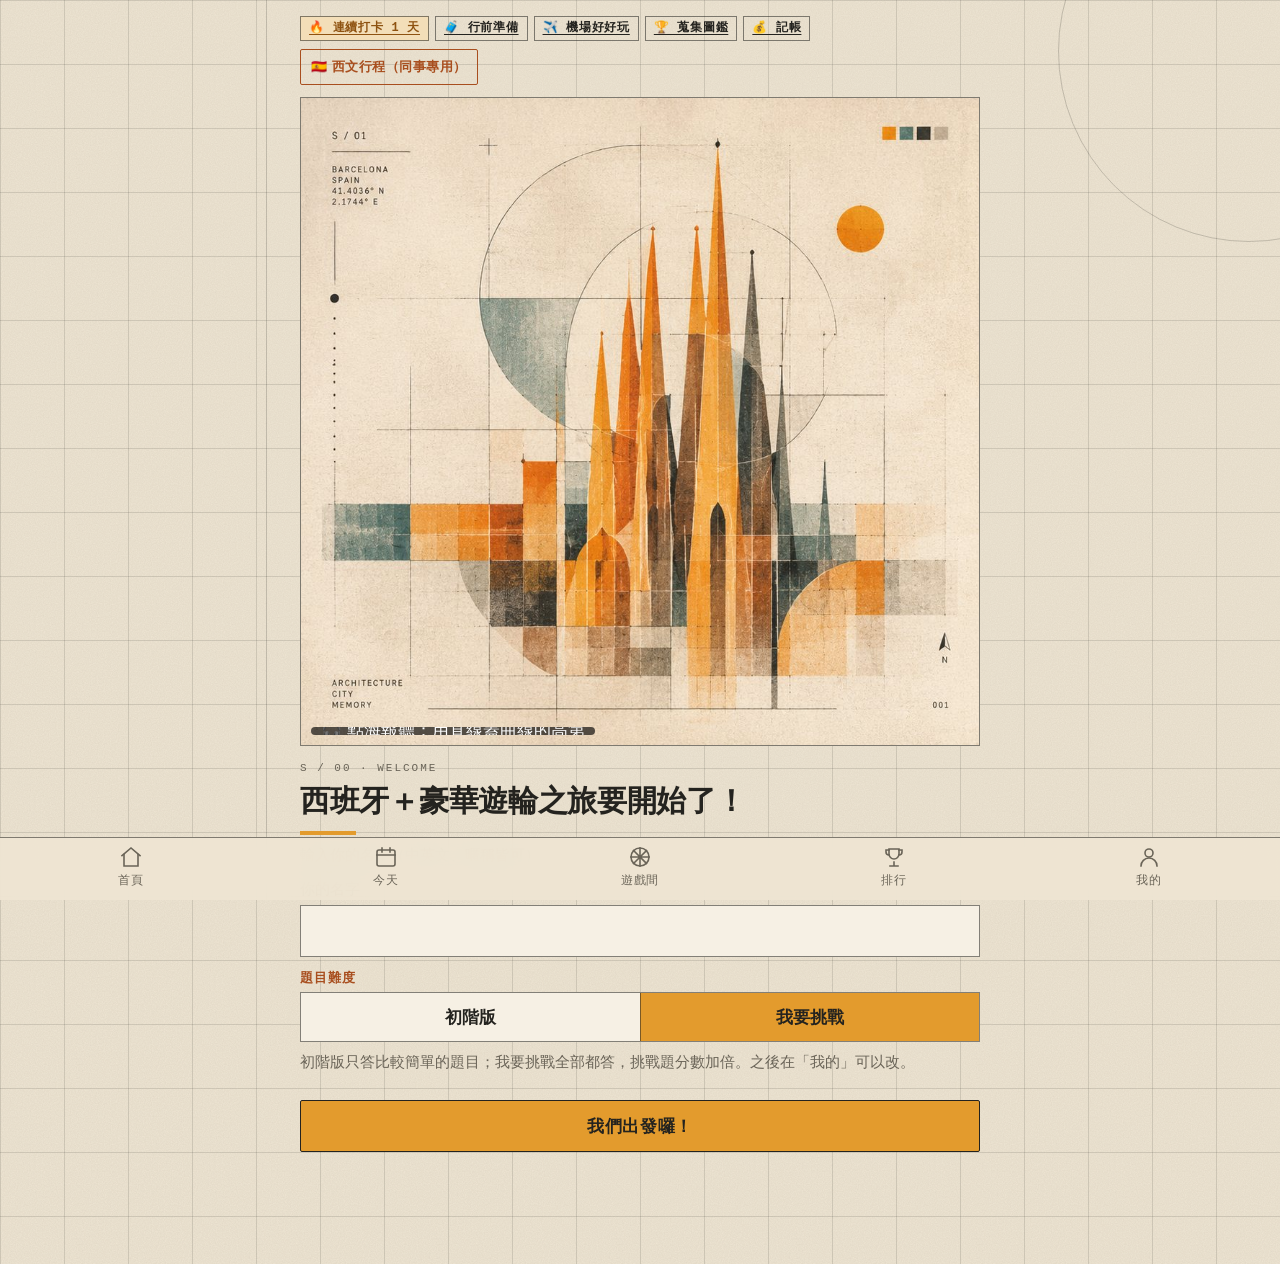
<file: docs/index.html>
﻿<!doctype html>
<html lang="zh-Hant">
<head>
<meta charset="utf-8">
<meta name="viewport" content="width=device-width, initial-scale=1, viewport-fit=cover">
<title>家族任務遊戲</title>
<meta name="description" content="西班牙＋地中海家族旅行任務遊戲">
<meta name="theme-color" content="#EEE5D3" media="(prefers-color-scheme: light)">
<meta name="theme-color" content="#1D1B18" media="(prefers-color-scheme: dark)">
<meta name="apple-mobile-web-app-capable" content="yes">
<meta name="apple-mobile-web-app-title" content="家族任務">
<meta name="apple-mobile-web-app-status-bar-style" content="default">
<link rel="manifest" href="manifest.webmanifest">
<link rel="icon" href="icon-192.png">
<link rel="apple-touch-icon" href="icon-192.png">
<link rel="stylesheet" href="app.css?v=2.18">
</head>
<body>
<div id="app" aria-live="polite"></div>
<nav id="tabbar" aria-label="主選單" hidden>
  <a href="#/" data-tab="home"><svg viewBox="0 0 24 24" aria-hidden="true"><path d="M3 10.5 12 3l9 7.5"/><path d="M5 9.5V21h14V9.5"/></svg>首頁</a>
  <a href="#/today" data-tab="today"><svg viewBox="0 0 24 24" aria-hidden="true"><rect x="3" y="5" width="18" height="16" rx="2"/><path d="M3 10h18M8 3v4M16 3v4"/></svg>今天</a>
  <a href="#/tools" data-tab="tools"><svg viewBox="0 0 24 24" aria-hidden="true"><circle cx="12" cy="12" r="9"/><path d="M12 3v18M3 12h18M5.6 5.6l12.8 12.8M18.4 5.6 5.6 18.4"/></svg>遊戲間</a>
  <a href="#/wall" data-tab="wall"><svg viewBox="0 0 24 24" aria-hidden="true"><path d="M8 21h8M12 17v4M7 4h10v5a5 5 0 0 1-10 0z"/><path d="M17 5h3v2a3 3 0 0 1-3 3M7 5H4v2a3 3 0 0 0 3 3"/></svg>排行</a>
  <a href="#/me" data-tab="me"><svg viewBox="0 0 24 24" aria-hidden="true"><circle cx="12" cy="8" r="4"/><path d="M4 21a8 8 0 0 1 16 0"/></svg>我的</a>
</nav>
<div id="toast" role="status" hidden></div>
<script src="pompeii-art.js?v=2.18" defer></script>
<script src="app.js?v=2.18" defer></script>
</body>
</html>
</file>
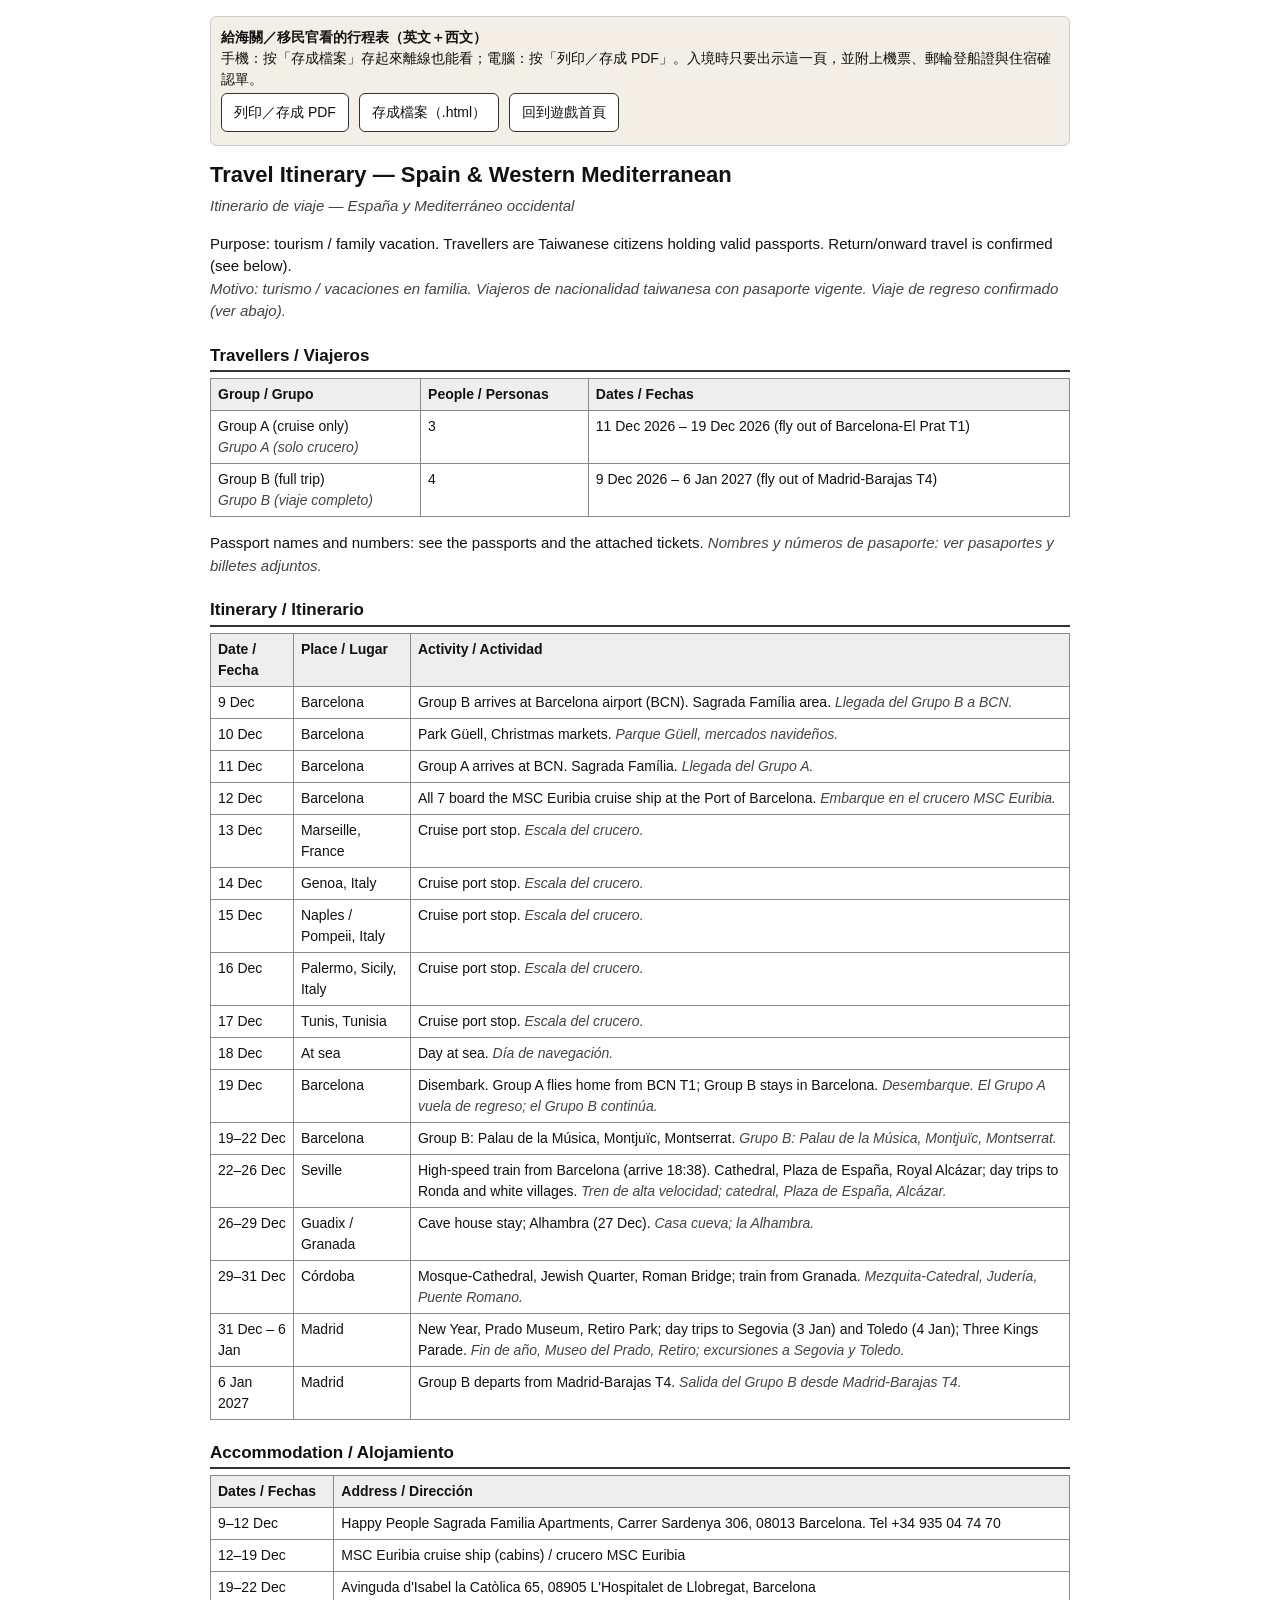
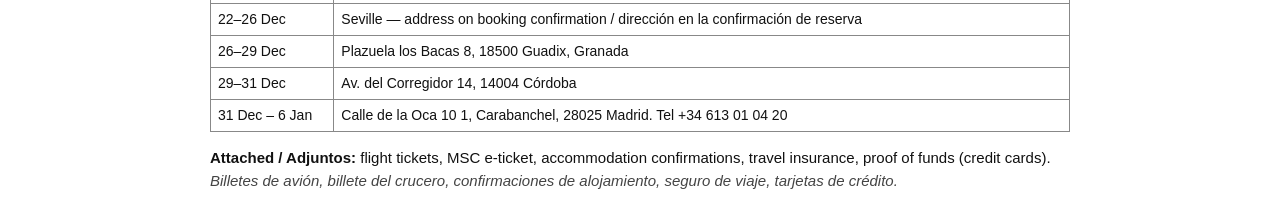
<file: docs/customs.html>
<!doctype html>
<html lang="en">
<head>
<meta charset="utf-8">
<meta name="viewport" content="width=device-width, initial-scale=1">
<title>Travel Itinerary / Itinerario de viaje</title>
<style>
body{margin:0;background:#fff;color:#111;font:15px/1.5 -apple-system,"Segoe UI",Roboto,Arial,sans-serif}
main{max-width:860px;margin:0 auto;padding:16px}
h1{font-size:22px;margin:0 0 4px}h2{font-size:17px;margin:20px 0 6px;border-bottom:2px solid #333;padding-bottom:2px}
.es{color:#444;font-style:italic}
table{width:100%;border-collapse:collapse;margin:6px 0;font-size:14px}
th,td{border:1px solid #888;padding:5px 7px;text-align:left;vertical-align:top}th{background:#eee}
.bar{background:#f3efe6;border:1px solid #ccc;padding:10px;margin-bottom:12px;border-radius:6px;font-size:14px}
button,a.b{font:inherit;padding:8px 12px;margin:3px 6px 3px 0;border:1px solid #333;background:#fff;border-radius:6px;cursor:pointer;color:#111;text-decoration:none;display:inline-block}
@media print{.bar{display:none}main{padding:0}}
</style>
</head>
<body>
<main>
<div class="bar">
<b>給海關／移民官看的行程表（英文＋西文）</b><br>
手機：按「存成檔案」存起來離線也能看；電腦：按「列印／存成 PDF」。入境時只要出示這一頁，並附上機票、郵輪登船證與住宿確認單。<br>
<button onclick="window.print()">列印／存成 PDF</button>
<button id="dl">存成檔案（.html）</button>
<a class="b" href="./">回到遊戲首頁</a>
</div>

<h1>Travel Itinerary — Spain &amp; Western Mediterranean</h1>
<div class="es">Itinerario de viaje — España y Mediterráneo occidental</div>
<p>Purpose: tourism / family vacation. Travellers are Taiwanese citizens holding valid passports. Return/onward travel is confirmed (see below).<br>
<span class="es">Motivo: turismo / vacaciones en familia. Viajeros de nacionalidad taiwanesa con pasaporte vigente. Viaje de regreso confirmado (ver abajo).</span></p>

<h2>Travellers / Viajeros</h2>
<table>
<tr><th>Group / Grupo</th><th>People / Personas</th><th>Dates / Fechas</th></tr>
<tr><td>Group A (cruise only)<br><span class="es">Grupo A (solo crucero)</span></td><td>3</td><td>11 Dec 2026 – 19 Dec 2026 (fly out of Barcelona-El Prat T1)</td></tr>
<tr><td>Group B (full trip)<br><span class="es">Grupo B (viaje completo)</span></td><td>4</td><td>9 Dec 2026 – 6 Jan 2027 (fly out of Madrid-Barajas T4)</td></tr>
</table>
<p>Passport names and numbers: see the passports and the attached tickets. <span class="es">Nombres y números de pasaporte: ver pasaportes y billetes adjuntos.</span></p>

<h2>Itinerary / Itinerario</h2>
<table>
<tr><th>Date / Fecha</th><th>Place / Lugar</th><th>Activity / Actividad</th></tr>
<tr><td>9 Dec</td><td>Barcelona</td><td>Group B arrives at Barcelona airport (BCN). Sagrada Família area. <span class="es">Llegada del Grupo B a BCN.</span></td></tr>
<tr><td>10 Dec</td><td>Barcelona</td><td>Park Güell, Christmas markets. <span class="es">Parque Güell, mercados navideños.</span></td></tr>
<tr><td>11 Dec</td><td>Barcelona</td><td>Group A arrives at BCN. Sagrada Família. <span class="es">Llegada del Grupo A.</span></td></tr>
<tr><td>12 Dec</td><td>Barcelona</td><td>All 7 board the MSC Euribia cruise ship at the Port of Barcelona. <span class="es">Embarque en el crucero MSC Euribia.</span></td></tr>
<tr><td>13 Dec</td><td>Marseille, France</td><td>Cruise port stop. <span class="es">Escala del crucero.</span></td></tr>
<tr><td>14 Dec</td><td>Genoa, Italy</td><td>Cruise port stop. <span class="es">Escala del crucero.</span></td></tr>
<tr><td>15 Dec</td><td>Naples / Pompeii, Italy</td><td>Cruise port stop. <span class="es">Escala del crucero.</span></td></tr>
<tr><td>16 Dec</td><td>Palermo, Sicily, Italy</td><td>Cruise port stop. <span class="es">Escala del crucero.</span></td></tr>
<tr><td>17 Dec</td><td>Tunis, Tunisia</td><td>Cruise port stop. <span class="es">Escala del crucero.</span></td></tr>
<tr><td>18 Dec</td><td>At sea</td><td>Day at sea. <span class="es">Día de navegación.</span></td></tr>
<tr><td>19 Dec</td><td>Barcelona</td><td>Disembark. Group A flies home from BCN T1; Group B stays in Barcelona. <span class="es">Desembarque. El Grupo A vuela de regreso; el Grupo B continúa.</span></td></tr>
<tr><td>19–22 Dec</td><td>Barcelona</td><td>Group B: Palau de la Música, Montjuïc, Montserrat. <span class="es">Grupo B: Palau de la Música, Montjuïc, Montserrat.</span></td></tr>
<tr><td>22–26 Dec</td><td>Seville</td><td>High-speed train from Barcelona (arrive 18:38). Cathedral, Plaza de España, Royal Alcázar; day trips to Ronda and white villages. <span class="es">Tren de alta velocidad; catedral, Plaza de España, Alcázar.</span></td></tr>
<tr><td>26–29 Dec</td><td>Guadix / Granada</td><td>Cave house stay; Alhambra (27 Dec). <span class="es">Casa cueva; la Alhambra.</span></td></tr>
<tr><td>29–31 Dec</td><td>Córdoba</td><td>Mosque-Cathedral, Jewish Quarter, Roman Bridge; train from Granada. <span class="es">Mezquita-Catedral, Judería, Puente Romano.</span></td></tr>
<tr><td>31 Dec – 6 Jan</td><td>Madrid</td><td>New Year, Prado Museum, Retiro Park; day trips to Segovia (3 Jan) and Toledo (4 Jan); Three Kings Parade. <span class="es">Fin de año, Museo del Prado, Retiro; excursiones a Segovia y Toledo.</span></td></tr>
<tr><td>6 Jan 2027</td><td>Madrid</td><td>Group B departs from Madrid-Barajas T4. <span class="es">Salida del Grupo B desde Madrid-Barajas T4.</span></td></tr>
</table>

<h2>Accommodation / Alojamiento</h2>
<table>
<tr><th>Dates / Fechas</th><th>Address / Dirección</th></tr>
<tr><td>9–12 Dec</td><td>Happy People Sagrada Familia Apartments, Carrer Sardenya 306, 08013 Barcelona. Tel +34 935 04 74 70</td></tr>
<tr><td>12–19 Dec</td><td>MSC Euribia cruise ship (cabins) / crucero MSC Euribia</td></tr>
<tr><td>19–22 Dec</td><td>Avinguda d'Isabel la Catòlica 65, 08905 L'Hospitalet de Llobregat, Barcelona</td></tr>
<tr><td>22–26 Dec</td><td>Seville — address on booking confirmation / dirección en la confirmación de reserva</td></tr>
<tr><td>26–29 Dec</td><td>Plazuela los Bacas 8, 18500 Guadix, Granada</td></tr>
<tr><td>29–31 Dec</td><td>Av. del Corregidor 14, 14004 Córdoba</td></tr>
<tr><td>31 Dec – 6 Jan</td><td>Calle de la Oca 10 1, Carabanchel, 28025 Madrid. Tel +34 613 01 04 20</td></tr>
</table>
<p><b>Attached / Adjuntos:</b> flight tickets, MSC e-ticket, accommodation confirmations, travel insurance, proof of funds (credit cards). <span class="es">Billetes de avión, billete del crucero, confirmaciones de alojamiento, seguro de viaje, tarjetas de crédito.</span></p>
</main>
<script>
document.getElementById('dl').onclick=function(){
  var h='<!doctype html>\n'+document.documentElement.outerHTML;
  var a=document.createElement('a');a.href=URL.createObjectURL(new Blob([h],{type:'text/html'}));
  a.download='Travel-Itinerary.html';document.body.appendChild(a);a.click();a.remove();
};
</script>
</body>
</html>
</file>
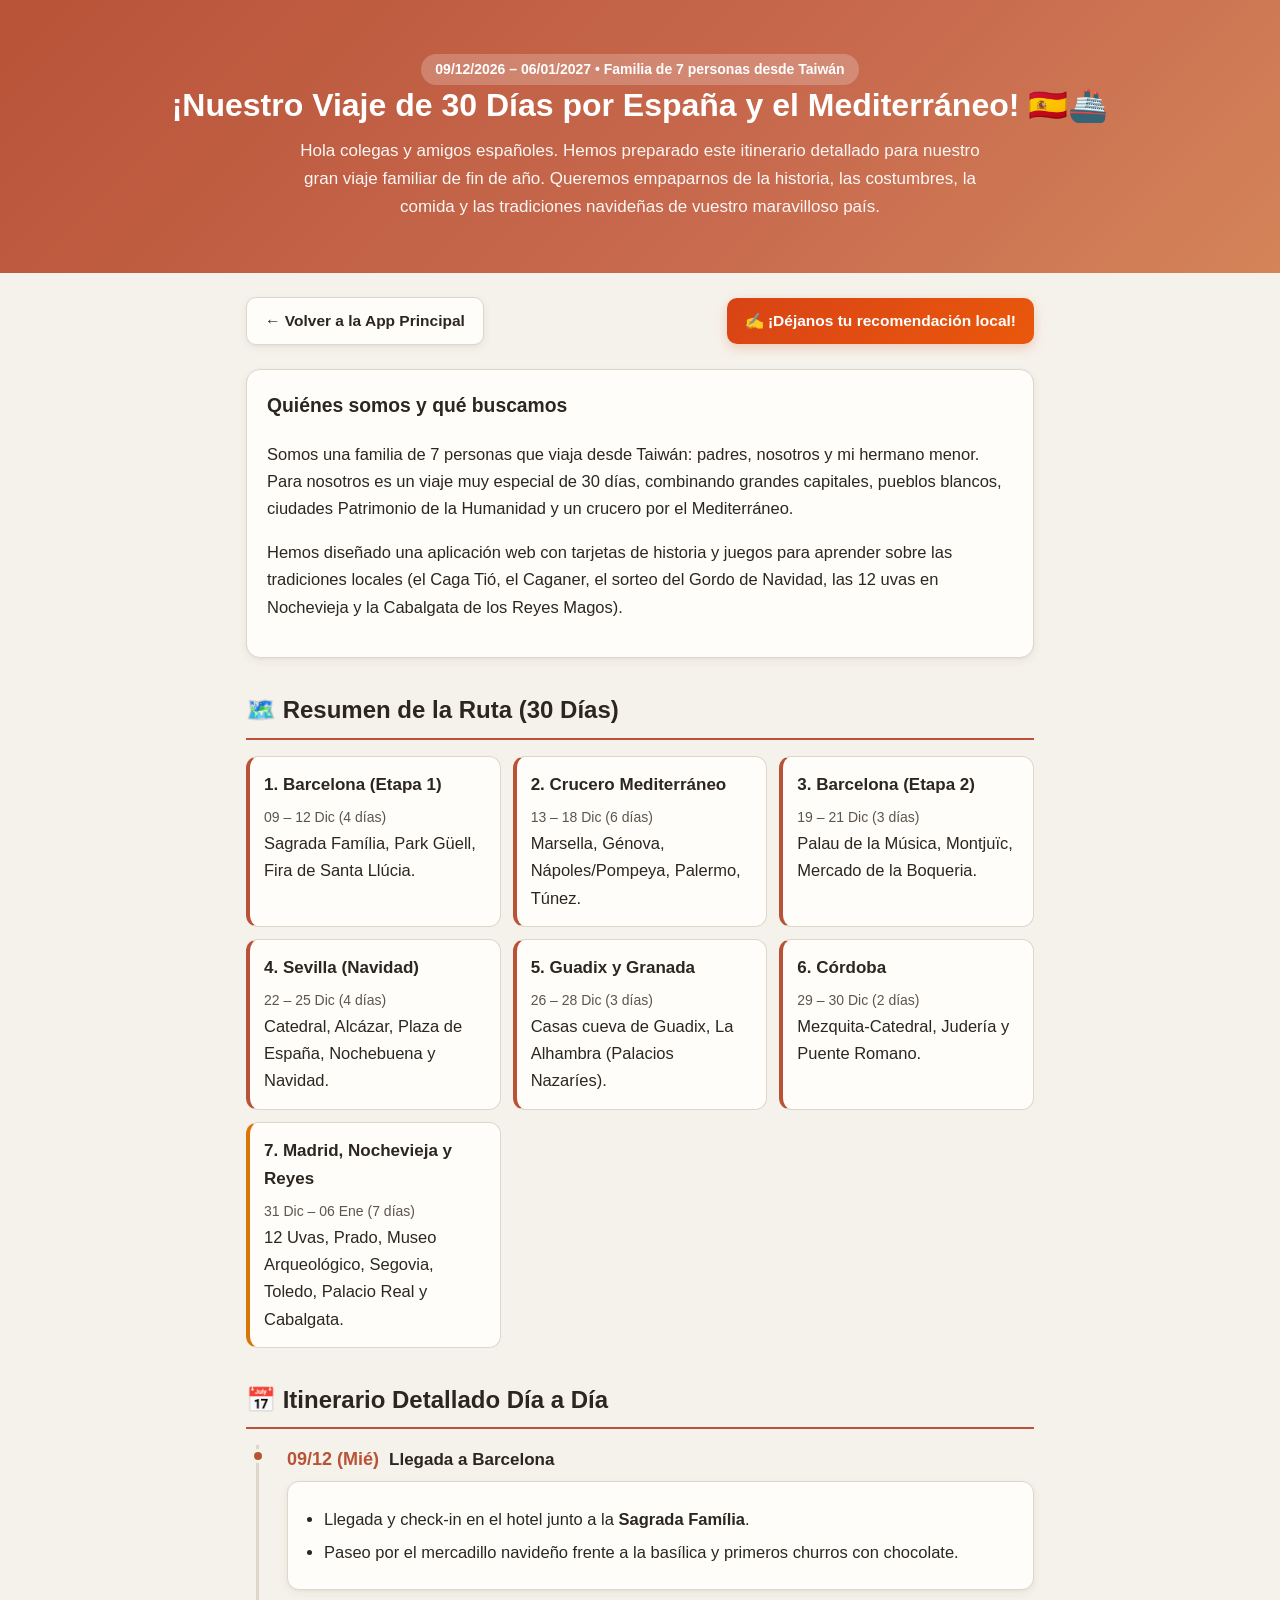
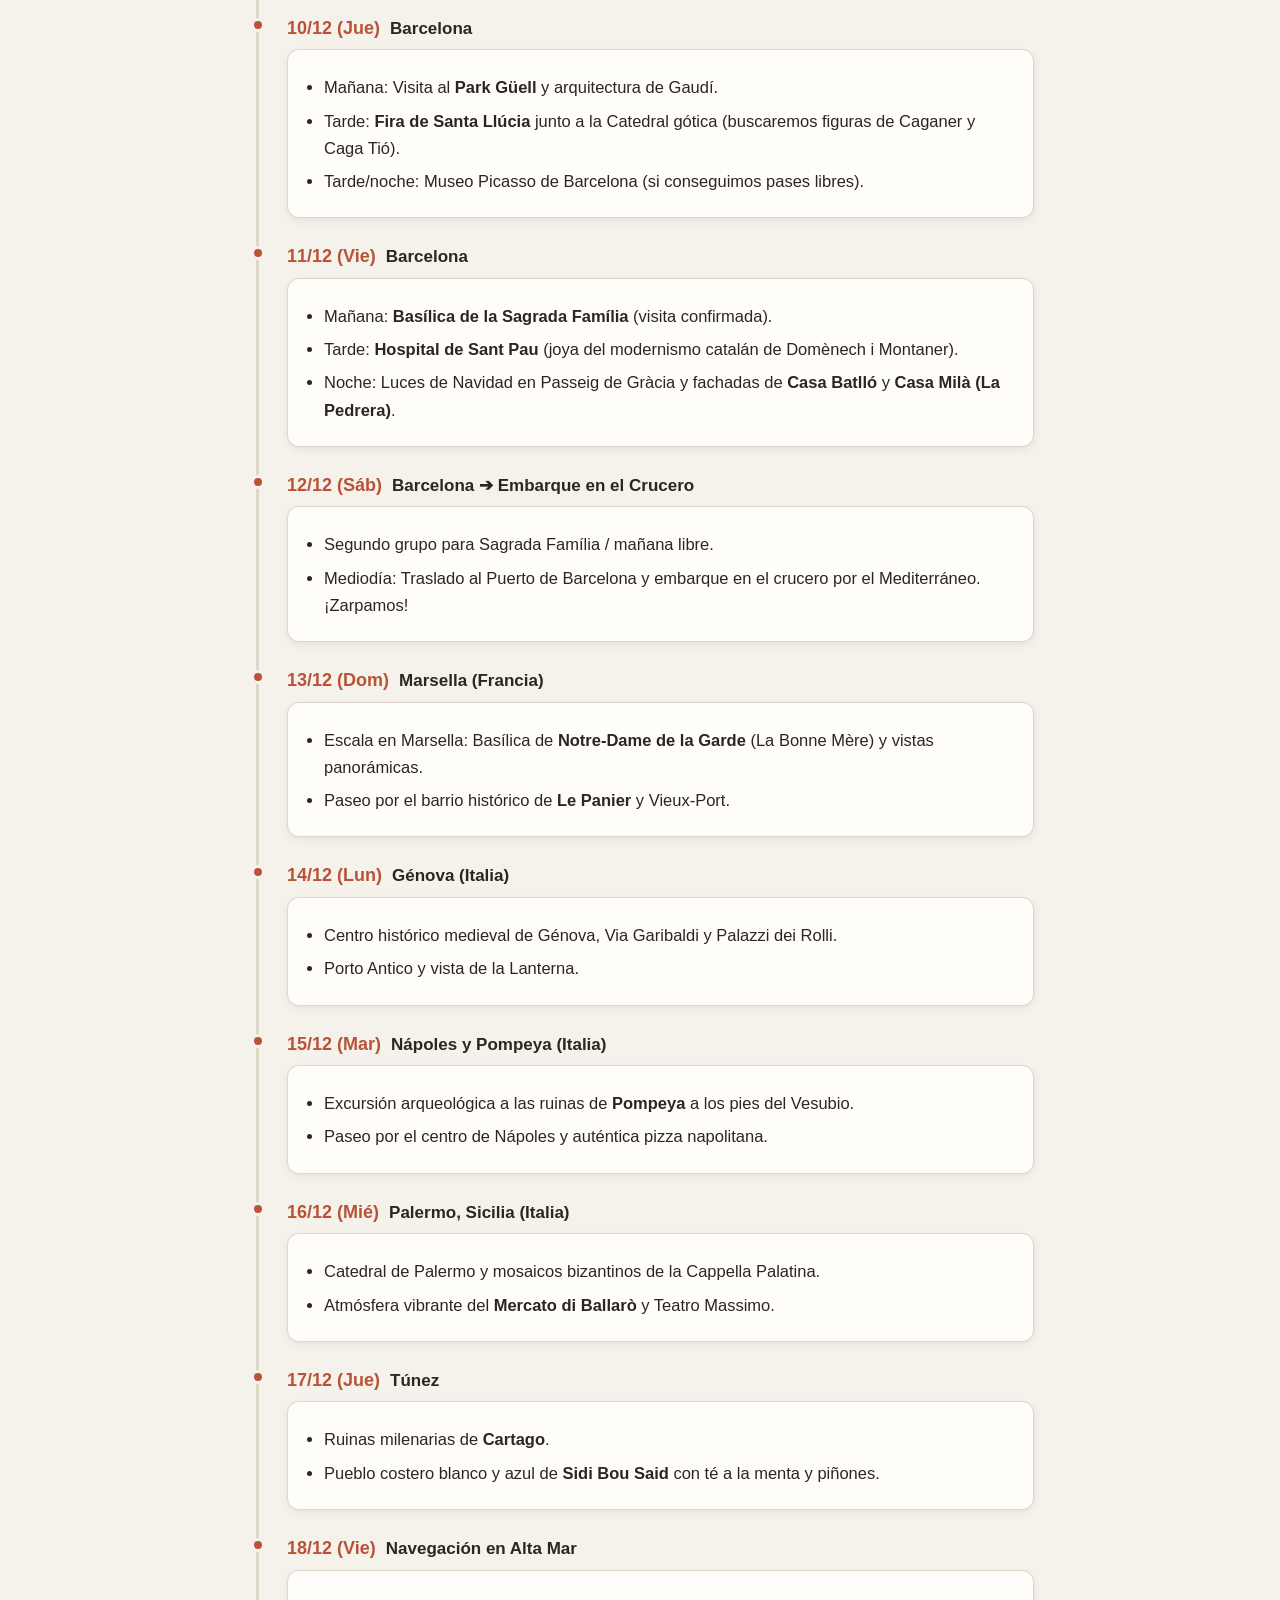
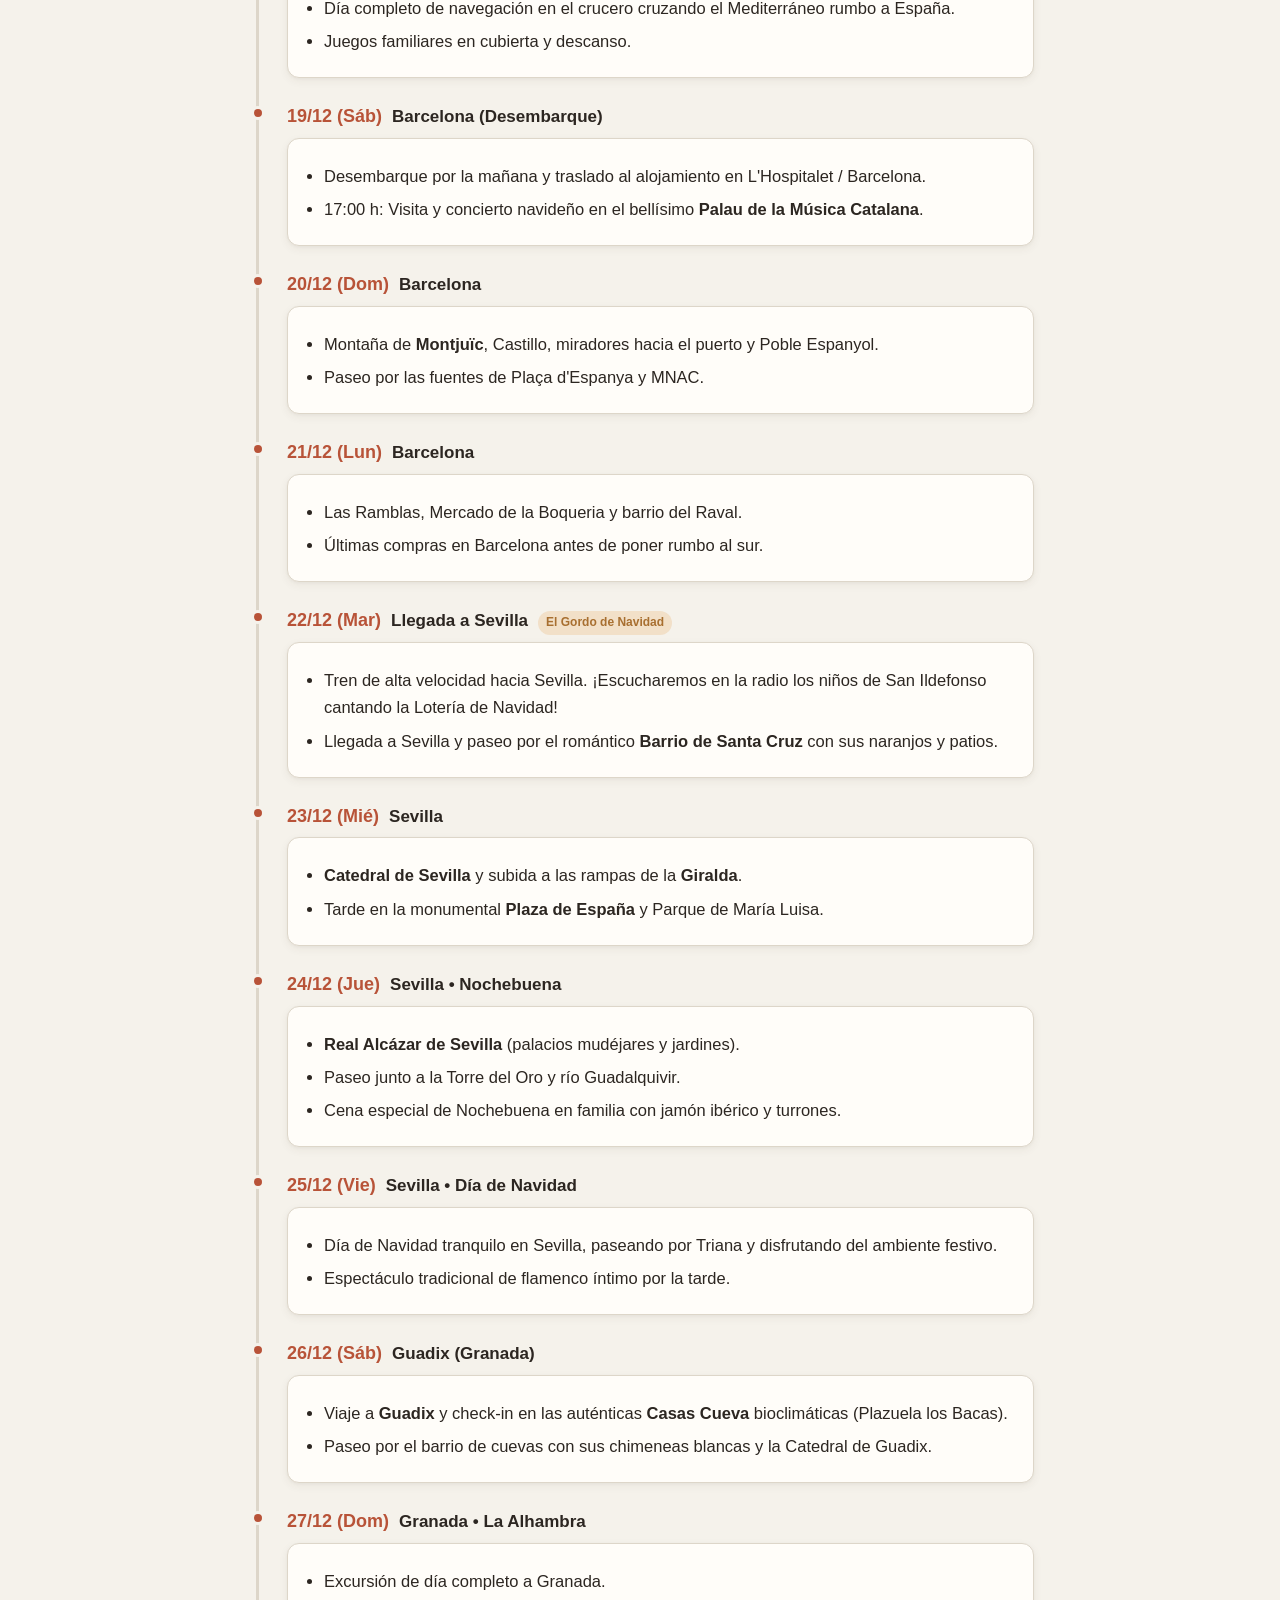
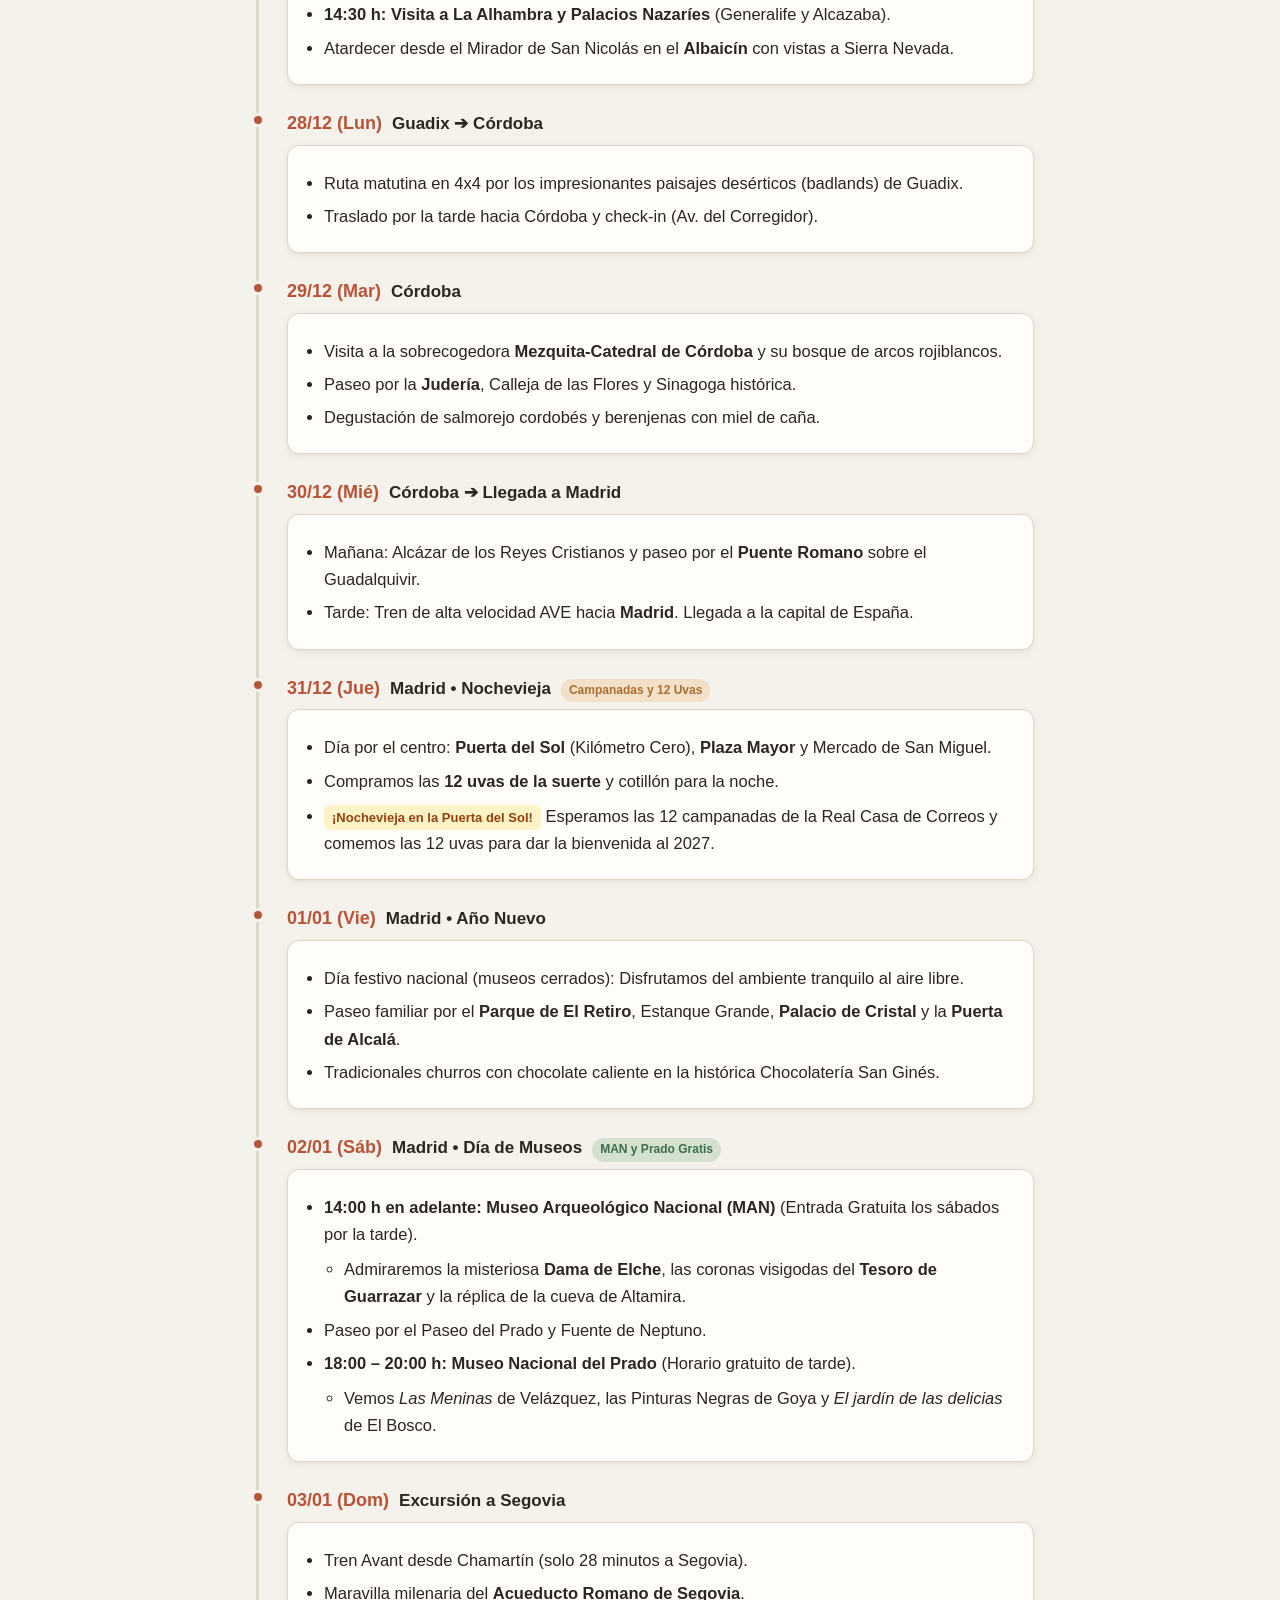
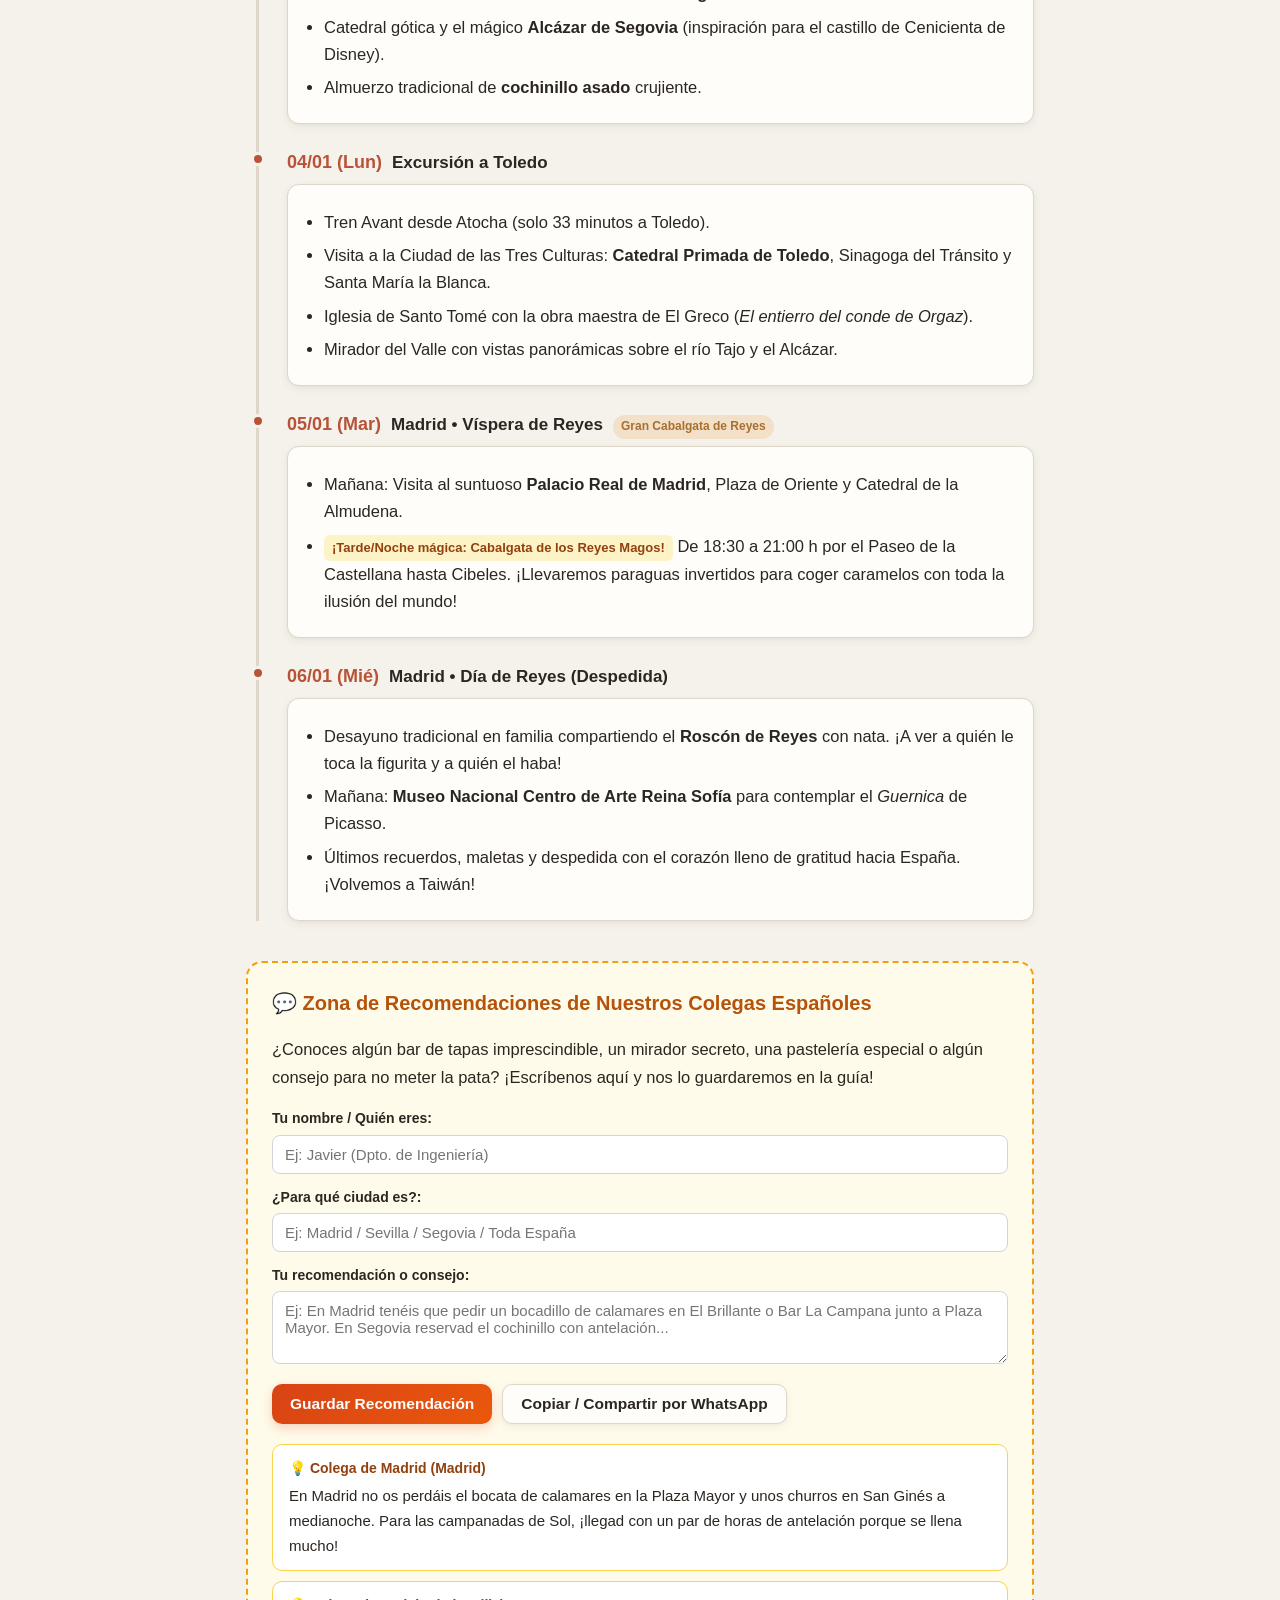
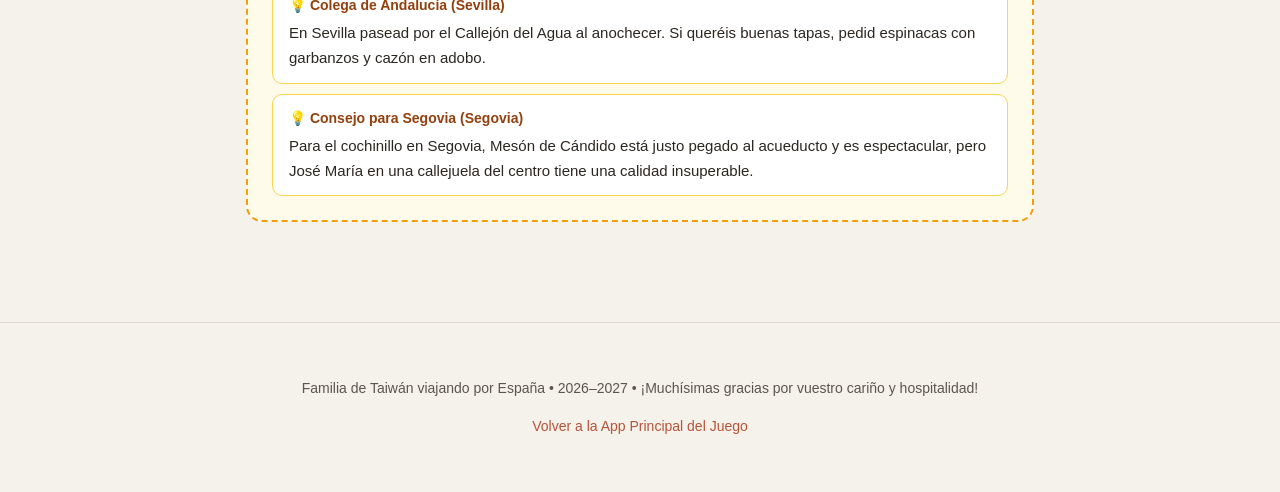
<file: docs/itinerario.html>
<!doctype html>
<html lang="es">
<head>
<meta charset="utf-8">
<meta name="viewport" content="width=device-width, initial-scale=1, viewport-fit=cover">
<title>Itinerario Familiar de 30 Días por España y el Mediterráneo</title>
<meta name="description" content="El viaje de 30 días de nuestra familia taiwanesa por España y el Mediterráneo: Barcelona, crucero, Sevilla, Granada, Córdoba y Madrid.">
<meta name="color-scheme" content="light">
<meta name="theme-color" content="#F5F2EB">
<link rel="icon" href="icon-192.png">
<style>
:root {
  color-scheme: light;
  --bg: #F5F2EB;
  --card: #FFFDF9;
  --line: #DDD6C9;
  --fg: #2C2621;
  --muted: #5C554E;
  --red: #B85338;
  --gold: #A86F30;
  --blue: #3D6780;
  --green: #3E6E49;
  --shadow: 0 3px 10px rgba(60, 45, 30, 0.06), 0 1px 3px rgba(60, 45, 30, 0.04);
  --font: -apple-system, BlinkMacSystemFont, "Segoe UI", Roboto, Helvetica, Arial, serif, sans-serif;
}
* { box-sizing: border-box; }
html { color-scheme: light; }
body { margin: 0; background: var(--bg); color: var(--fg); font: 16.5px/1.65 var(--font); }
a { color: var(--red); text-decoration: none; }
a:hover { text-decoration: underline; }
.hero {
  background: linear-gradient(135deg, #B85338 0%, #C86A4E 60%, #D48459 100%);
  color: #fff;
  padding: 48px 20px 40px;
  text-align: center;
}
.hero h1 { font-size: 32px; line-height: 1.25; margin: 0 0 12px; font-weight: 800; }
.hero p { max-width: 680px; margin: 0 auto 12px; font-size: 17px; opacity: 0.95; }
.hero .badge { display: inline-block; background: rgba(255,255,255,0.22); padding: 4px 14px; border-radius: 999px; font-size: 14px; font-weight: 600; margin-top: 6px; }
.container { max-width: 820px; margin: 0 auto; padding: 24px 16px 60px; }
.nav-actions { display: flex; justify-content: space-between; align-items: center; margin-bottom: 24px; gap: 12px; flex-wrap: wrap; }
.btn { display: inline-flex; align-items: center; gap: 8px; padding: 10px 18px; border-radius: 10px; font-weight: 700; font-size: 15.5px; border: 0; cursor: pointer; text-decoration: none; }
.btn-primary { background: linear-gradient(135deg, #D84315 0%, #EA580C 100%); color: #fff; box-shadow: 0 4px 12px rgba(216, 67, 21, 0.22); }
.btn-outline { background: var(--card); color: var(--fg); border: 1px solid var(--line); box-shadow: var(--shadow); }
.section-title { font-size: 24px; font-weight: 700; margin: 32px 0 16px; display: flex; align-items: center; gap: 10px; border-bottom: 2px solid var(--red); padding-bottom: 8px; }
.card { background: var(--card); border-radius: 14px; padding: 20px; box-shadow: var(--shadow); border: 1px solid var(--line); margin-bottom: 16px; }
.route-summary { display: grid; grid-template-columns: repeat(auto-fit, minmax(220px, 1fr)); gap: 12px; margin-bottom: 28px; }
.route-item { background: var(--card); border: 1px solid var(--line); border-radius: 12px; padding: 14px; border-left: 4px solid var(--red); }
.route-item b { display: block; font-size: 17px; margin-bottom: 4px; }
.route-item span { font-size: 14px; color: var(--muted); }
.timeline { position: relative; padding-left: 28px; border-left: 3px solid var(--line); margin-left: 10px; }
.day { position: relative; margin-bottom: 24px; }
.day .pin { position: absolute; left: -36px; top: 4px; width: 14px; height: 14px; border-radius: 50%; background: var(--red); border: 3px solid var(--bg); }
.day-header { display: flex; align-items: baseline; gap: 10px; flex-wrap: wrap; margin-bottom: 6px; }
.day-date { font-weight: 800; font-size: 18px; color: var(--red); }
.day-city { font-weight: 700; font-size: 17px; }
.day-tag { font-size: 12px; font-weight: 700; padding: 2px 8px; border-radius: 999px; background: rgba(217,119,6,0.15); color: var(--gold); }
.day-tag.free { background: rgba(21,128,61,0.15); color: var(--green); }
.day-body { background: var(--card); border: 1px solid var(--line); border-radius: 12px; padding: 16px; box-shadow: var(--shadow); }
.day-body ul { margin: 8px 0 0; padding-left: 20px; }
.day-body li { margin-bottom: 6px; }
.highlight-badge { background: #FEF3C7; color: #92400E; padding: 2px 8px; border-radius: 6px; font-size: 13px; font-weight: 600; display: inline-block; margin-top: 4px; }
.colleague-box { background: #FFFBEB; border: 2px dashed #F59E0B; border-radius: 16px; padding: 24px; margin-top: 40px; }
.colleague-box h3 { margin: 0 0 8px; font-size: 20px; color: #B45309; }
.form-group { margin-bottom: 12px; }
.form-group label { display: block; font-size: 14px; font-weight: 600; margin-bottom: 4px; }
.form-group input, .form-group textarea { width: 100%; padding: 10px 12px; border-radius: 8px; border: 1px solid #D1D5DB; font-size: 15px; font-family: inherit; }
.recs-list { margin-top: 20px; display: flex; flex-direction: column; gap: 10px; }
.rec-item { background: #fff; border: 1px solid #FCD34D; border-radius: 10px; padding: 12px 16px; }
.rec-author { font-weight: 700; color: #92400E; font-size: 14px; }
.rec-text { margin-top: 4px; font-size: 15px; }
footer { text-align: center; padding: 40px 16px; color: var(--muted); font-size: 14px; border-top: 1px solid var(--line); margin-top: 40px; }
</style>
</head>
<body>

<header class="hero">
  <div class="badge">09/12/2026 – 06/01/2027 • Familia de 7 personas desde Taiwán</div>
  <h1>¡Nuestro Viaje de 30 Días por España y el Mediterráneo! 🇪🇸🚢</h1>
  <p>Hola colegas y amigos españoles. Hemos preparado este itinerario detallado para nuestro gran viaje familiar de fin de año. Queremos empaparnos de la historia, las costumbres, la comida y las tradiciones navideñas de vuestro maravilloso país.</p>
</header>

<div class="container">

  <div class="nav-actions">
    <a href="index.html" class="btn btn-outline">← Volver a la App Principal</a>
    <a href="#recomendaciones" class="btn btn-primary">✍️ ¡Déjanos tu recomendación local!</a>
  </div>

  <div class="card">
    <h3 style="margin-top:0">Quiénes somos y qué buscamos</h3>
    <p>Somos una familia de 7 personas que viaja desde Taiwán: padres, nosotros y mi hermano menor. Para nosotros es un viaje muy especial de 30 días, combinando grandes capitales, pueblos blancos, ciudades Patrimonio de la Humanidad y un crucero por el Mediterráneo.</p>
    <p>Hemos diseñado una aplicación web con tarjetas de historia y juegos para aprender sobre las tradiciones locales (el Caga Tió, el Caganer, el sorteo del Gordo de Navidad, las 12 uvas en Nochevieja y la Cabalgata de los Reyes Magos).</p>
  </div>

  <h2 class="section-title">🗺️ Resumen de la Ruta (30 Días)</h2>
  <div class="route-summary">
    <div class="route-item">
      <b>1. Barcelona (Etapa 1)</b>
      <span>09 – 12 Dic (4 días)</span><br>
      Sagrada Família, Park Güell, Fira de Santa Llúcia.
    </div>
    <div class="route-item">
      <b>2. Crucero Mediterráneo</b>
      <span>13 – 18 Dic (6 días)</span><br>
      Marsella, Génova, Nápoles/Pompeya, Palermo, Túnez.
    </div>
    <div class="route-item">
      <b>3. Barcelona (Etapa 2)</b>
      <span>19 – 21 Dic (3 días)</span><br>
      Palau de la Música, Montjuïc, Mercado de la Boqueria.
    </div>
    <div class="route-item">
      <b>4. Sevilla (Navidad)</b>
      <span>22 – 25 Dic (4 días)</span><br>
      Catedral, Alcázar, Plaza de España, Nochebuena y Navidad.
    </div>
    <div class="route-item">
      <b>5. Guadix y Granada</b>
      <span>26 – 28 Dic (3 días)</span><br>
      Casas cueva de Guadix, La Alhambra (Palacios Nazaríes).
    </div>
    <div class="route-item">
      <b>6. Córdoba</b>
      <span>29 – 30 Dic (2 días)</span><br>
      Mezquita-Catedral, Judería y Puente Romano.
    </div>
    <div class="route-item" style="border-left-color: #D97706;">
      <b>7. Madrid, Nochevieja y Reyes</b>
      <span>31 Dic – 06 Ene (7 días)</span><br>
      12 Uvas, Prado, Museo Arqueológico, Segovia, Toledo, Palacio Real y Cabalgata.
    </div>
  </div>

  <h2 class="section-title">📅 Itinerario Detallado Día a Día</h2>
  <div class="timeline">

    <!-- BARCELONA 1 -->
    <div class="day">
      <div class="pin"></div>
      <div class="day-header">
        <span class="day-date">09/12 (Mié)</span>
        <span class="day-city">Llegada a Barcelona</span>
      </div>
      <div class="day-body">
        <ul>
          <li>Llegada y check-in en el hotel junto a la <b>Sagrada Família</b>.</li>
          <li>Paseo por el mercadillo navideño frente a la basílica y primeros churros con chocolate.</li>
        </ul>
      </div>
    </div>

    <div class="day">
      <div class="pin"></div>
      <div class="day-header">
        <span class="day-date">10/12 (Jue)</span>
        <span class="day-city">Barcelona</span>
      </div>
      <div class="day-body">
        <ul>
          <li>Mañana: Visita al <b>Park Güell</b> y arquitectura de Gaudí.</li>
          <li>Tarde: <b>Fira de Santa Llúcia</b> junto a la Catedral gótica (buscaremos figuras de Caganer y Caga Tió).</li>
          <li>Tarde/noche: Museo Picasso de Barcelona (si conseguimos pases libres).</li>
        </ul>
      </div>
    </div>

    <div class="day">
      <div class="pin"></div>
      <div class="day-header">
        <span class="day-date">11/12 (Vie)</span>
        <span class="day-city">Barcelona</span>
      </div>
      <div class="day-body">
        <ul>
          <li>Mañana: <b>Basílica de la Sagrada Família</b> (visita confirmada).</li>
          <li>Tarde: <b>Hospital de Sant Pau</b> (joya del modernismo catalán de Domènech i Montaner).</li>
          <li>Noche: Luces de Navidad en Passeig de Gràcia y fachadas de <b>Casa Batlló</b> y <b>Casa Milà (La Pedrera)</b>.</li>
        </ul>
      </div>
    </div>

    <div class="day">
      <div class="pin"></div>
      <div class="day-header">
        <span class="day-date">12/12 (Sáb)</span>
        <span class="day-city">Barcelona ➔ Embarque en el Crucero</span>
      </div>
      <div class="day-body">
        <ul>
          <li>Segundo grupo para Sagrada Família / mañana libre.</li>
          <li>Mediodía: Traslado al Puerto de Barcelona y embarque en el crucero por el Mediterráneo. ¡Zarpamos!</li>
        </ul>
      </div>
    </div>

    <!-- CRUCERO -->
    <div class="day">
      <div class="pin"></div>
      <div class="day-header">
        <span class="day-date">13/12 (Dom)</span>
        <span class="day-city">Marsella (Francia)</span>
      </div>
      <div class="day-body">
        <ul>
          <li>Escala en Marsella: Basílica de <b>Notre-Dame de la Garde</b> (La Bonne Mère) y vistas panorámicas.</li>
          <li>Paseo por el barrio histórico de <b>Le Panier</b> y Vieux-Port.</li>
        </ul>
      </div>
    </div>

    <div class="day">
      <div class="pin"></div>
      <div class="day-header">
        <span class="day-date">14/12 (Lun)</span>
        <span class="day-city">Génova (Italia)</span>
      </div>
      <div class="day-body">
        <ul>
          <li>Centro histórico medieval de Génova, Via Garibaldi y Palazzi dei Rolli.</li>
          <li>Porto Antico y vista de la Lanterna.</li>
        </ul>
      </div>
    </div>

    <div class="day">
      <div class="pin"></div>
      <div class="day-header">
        <span class="day-date">15/12 (Mar)</span>
        <span class="day-city">Nápoles y Pompeya (Italia)</span>
      </div>
      <div class="day-body">
        <ul>
          <li>Excursión arqueológica a las ruinas de <b>Pompeya</b> a los pies del Vesubio.</li>
          <li>Paseo por el centro de Nápoles y auténtica pizza napolitana.</li>
        </ul>
      </div>
    </div>

    <div class="day">
      <div class="pin"></div>
      <div class="day-header">
        <span class="day-date">16/12 (Mié)</span>
        <span class="day-city">Palermo, Sicilia (Italia)</span>
      </div>
      <div class="day-body">
        <ul>
          <li>Catedral de Palermo y mosaicos bizantinos de la Cappella Palatina.</li>
          <li>Atmósfera vibrante del <b>Mercato di Ballarò</b> y Teatro Massimo.</li>
        </ul>
      </div>
    </div>

    <div class="day">
      <div class="pin"></div>
      <div class="day-header">
        <span class="day-date">17/12 (Jue)</span>
        <span class="day-city">Túnez</span>
      </div>
      <div class="day-body">
        <ul>
          <li>Ruinas milenarias de <b>Cartago</b>.</li>
          <li>Pueblo costero blanco y azul de <b>Sidi Bou Said</b> con té a la menta y piñones.</li>
        </ul>
      </div>
    </div>

    <div class="day">
      <div class="pin"></div>
      <div class="day-header">
        <span class="day-date">18/12 (Vie)</span>
        <span class="day-city">Navegación en Alta Mar</span>
      </div>
      <div class="day-body">
        <ul>
          <li>Día completo de navegación en el crucero cruzando el Mediterráneo rumbo a España.</li>
          <li>Juegos familiares en cubierta y descanso.</li>
        </ul>
      </div>
    </div>

    <!-- BARCELONA 2 -->
    <div class="day">
      <div class="pin"></div>
      <div class="day-header">
        <span class="day-date">19/12 (Sáb)</span>
        <span class="day-city">Barcelona (Desembarque)</span>
      </div>
      <div class="day-body">
        <ul>
          <li>Desembarque por la mañana y traslado al alojamiento en L'Hospitalet / Barcelona.</li>
          <li>17:00 h: Visita y concierto navideño en el bellísimo <b>Palau de la Música Catalana</b>.</li>
        </ul>
      </div>
    </div>

    <div class="day">
      <div class="pin"></div>
      <div class="day-header">
        <span class="day-date">20/12 (Dom)</span>
        <span class="day-city">Barcelona</span>
      </div>
      <div class="day-body">
        <ul>
          <li>Montaña de <b>Montjuïc</b>, Castillo, miradores hacia el puerto y Poble Espanyol.</li>
          <li>Paseo por las fuentes de Plaça d'Espanya y MNAC.</li>
        </ul>
      </div>
    </div>

    <div class="day">
      <div class="pin"></div>
      <div class="day-header">
        <span class="day-date">21/12 (Lun)</span>
        <span class="day-city">Barcelona</span>
      </div>
      <div class="day-body">
        <ul>
          <li>Las Ramblas, Mercado de la Boqueria y barrio del Raval.</li>
          <li>Últimas compras en Barcelona antes de poner rumbo al sur.</li>
        </ul>
      </div>
    </div>

    <!-- SEVILLA -->
    <div class="day">
      <div class="pin"></div>
      <div class="day-header">
        <span class="day-date">22/12 (Mar)</span>
        <span class="day-city">Llegada a Sevilla</span>
        <span class="day-tag">El Gordo de Navidad</span>
      </div>
      <div class="day-body">
        <ul>
          <li>Tren de alta velocidad hacia Sevilla. ¡Escucharemos en la radio los niños de San Ildefonso cantando la Lotería de Navidad!</li>
          <li>Llegada a Sevilla y paseo por el romántico <b>Barrio de Santa Cruz</b> con sus naranjos y patios.</li>
        </ul>
      </div>
    </div>

    <div class="day">
      <div class="pin"></div>
      <div class="day-header">
        <span class="day-date">23/12 (Mié)</span>
        <span class="day-city">Sevilla</span>
      </div>
      <div class="day-body">
        <ul>
          <li><b>Catedral de Sevilla</b> y subida a las rampas de la <b>Giralda</b>.</li>
          <li>Tarde en la monumental <b>Plaza de España</b> y Parque de María Luisa.</li>
        </ul>
      </div>
    </div>

    <div class="day">
      <div class="pin"></div>
      <div class="day-header">
        <span class="day-date">24/12 (Jue)</span>
        <span class="day-city">Sevilla • Nochebuena</span>
      </div>
      <div class="day-body">
        <ul>
          <li><b>Real Alcázar de Sevilla</b> (palacios mudéjares y jardines).</li>
          <li>Paseo junto a la Torre del Oro y río Guadalquivir.</li>
          <li>Cena especial de Nochebuena en familia con jamón ibérico y turrones.</li>
        </ul>
      </div>
    </div>

    <div class="day">
      <div class="pin"></div>
      <div class="day-header">
        <span class="day-date">25/12 (Vie)</span>
        <span class="day-city">Sevilla • Día de Navidad</span>
      </div>
      <div class="day-body">
        <ul>
          <li>Día de Navidad tranquilo en Sevilla, paseando por Triana y disfrutando del ambiente festivo.</li>
          <li>Espectáculo tradicional de flamenco íntimo por la tarde.</li>
        </ul>
      </div>
    </div>

    <!-- GUADIX Y GRANADA -->
    <div class="day">
      <div class="pin"></div>
      <div class="day-header">
        <span class="day-date">26/12 (Sáb)</span>
        <span class="day-city">Guadix (Granada)</span>
      </div>
      <div class="day-body">
        <ul>
          <li>Viaje a <b>Guadix</b> y check-in en las auténticas <b>Casas Cueva</b> bioclimáticas (Plazuela los Bacas).</li>
          <li>Paseo por el barrio de cuevas con sus chimeneas blancas y la Catedral de Guadix.</li>
        </ul>
      </div>
    </div>

    <div class="day">
      <div class="pin"></div>
      <div class="day-header">
        <span class="day-date">27/12 (Dom)</span>
        <span class="day-city">Granada • La Alhambra</span>
      </div>
      <div class="day-body">
        <ul>
          <li>Excursión de día completo a Granada.</li>
          <li><b>14:30 h: Visita a La Alhambra y Palacios Nazaríes</b> (Generalife y Alcazaba).</li>
          <li>Atardecer desde el Mirador de San Nicolás en el <b>Albaicín</b> con vistas a Sierra Nevada.</li>
        </ul>
      </div>
    </div>

    <div class="day">
      <div class="pin"></div>
      <div class="day-header">
        <span class="day-date">28/12 (Lun)</span>
        <span class="day-city">Guadix ➔ Córdoba</span>
      </div>
      <div class="day-body">
        <ul>
          <li>Ruta matutina en 4x4 por los impresionantes paisajes desérticos (badlands) de Guadix.</li>
          <li>Traslado por la tarde hacia Córdoba y check-in (Av. del Corregidor).</li>
        </ul>
      </div>
    </div>

    <!-- CORDOBA -->
    <div class="day">
      <div class="pin"></div>
      <div class="day-header">
        <span class="day-date">29/12 (Mar)</span>
        <span class="day-city">Córdoba</span>
      </div>
      <div class="day-body">
        <ul>
          <li>Visita a la sobrecogedora <b>Mezquita-Catedral de Córdoba</b> y su bosque de arcos rojiblancos.</li>
          <li>Paseo por la <b>Judería</b>, Calleja de las Flores y Sinagoga histórica.</li>
          <li>Degustación de salmorejo cordobés y berenjenas con miel de caña.</li>
        </ul>
      </div>
    </div>

    <div class="day">
      <div class="pin"></div>
      <div class="day-header">
        <span class="day-date">30/12 (Mié)</span>
        <span class="day-city">Córdoba ➔ Llegada a Madrid</span>
      </div>
      <div class="day-body">
        <ul>
          <li>Mañana: Alcázar de los Reyes Cristianos y paseo por el <b>Puente Romano</b> sobre el Guadalquivir.</li>
          <li>Tarde: Tren de alta velocidad AVE hacia <b>Madrid</b>. Llegada a la capital de España.</li>
        </ul>
      </div>
    </div>

    <!-- MADRID - OPTIMIZADO -->
    <div class="day">
      <div class="pin"></div>
      <div class="day-header">
        <span class="day-date">31/12 (Jue)</span>
        <span class="day-city">Madrid • Nochevieja</span>
        <span class="day-tag">Campanadas y 12 Uvas</span>
      </div>
      <div class="day-body">
        <ul>
          <li>Día por el centro: <b>Puerta del Sol</b> (Kilómetro Cero), <b>Plaza Mayor</b> y Mercado de San Miguel.</li>
          <li>Compramos las <b>12 uvas de la suerte</b> y cotillón para la noche.</li>
          <li><span class="highlight-badge">¡Nochevieja en la Puerta del Sol!</span> Esperamos las 12 campanadas de la Real Casa de Correos y comemos las 12 uvas para dar la bienvenida al 2027.</li>
        </ul>
      </div>
    </div>

    <div class="day">
      <div class="pin"></div>
      <div class="day-header">
        <span class="day-date">01/01 (Vie)</span>
        <span class="day-city">Madrid • Año Nuevo</span>
      </div>
      <div class="day-body">
        <ul>
          <li>Día festivo nacional (museos cerrados): Disfrutamos del ambiente tranquilo al aire libre.</li>
          <li>Paseo familiar por el <b>Parque de El Retiro</b>, Estanque Grande, <b>Palacio de Cristal</b> y la <b>Puerta de Alcalá</b>.</li>
          <li>Tradicionales churros con chocolate caliente en la histórica Chocolatería San Ginés.</li>
        </ul>
      </div>
    </div>

    <div class="day">
      <div class="pin"></div>
      <div class="day-header">
        <span class="day-date">02/01 (Sáb)</span>
        <span class="day-city">Madrid • Día de Museos</span>
        <span class="day-tag free">MAN y Prado Gratis</span>
      </div>
      <div class="day-body">
        <ul>
          <li><b>14:00 h en adelante: Museo Arqueológico Nacional (MAN)</b> (Entrada Gratuita los sábados por la tarde).
            <ul>
              <li>Admiraremos la misteriosa <b>Dama de Elche</b>, las coronas visigodas del <b>Tesoro de Guarrazar</b> y la réplica de la cueva de Altamira.</li>
            </ul>
          </li>
          <li>Paseo por el Paseo del Prado y Fuente de Neptuno.</li>
          <li><b>18:00 – 20:00 h: Museo Nacional del Prado</b> (Horario gratuito de tarde).
            <ul>
              <li>Vemos <i>Las Meninas</i> de Velázquez, las Pinturas Negras de Goya y <i>El jardín de las delicias</i> de El Bosco.</li>
            </ul>
          </li>
        </ul>
      </div>
    </div>

    <div class="day">
      <div class="pin"></div>
      <div class="day-header">
        <span class="day-date">03/01 (Dom)</span>
        <span class="day-city">Excursión a Segovia</span>
      </div>
      <div class="day-body">
        <ul>
          <li>Tren Avant desde Chamartín (solo 28 minutos a Segovia).</li>
          <li>Maravilla milenaria del <b>Acueducto Romano de Segovia</b>.</li>
          <li>Catedral gótica y el mágico <b>Alcázar de Segovia</b> (inspiración para el castillo de Cenicienta de Disney).</li>
          <li>Almuerzo tradicional de <b>cochinillo asado</b> crujiente.</li>
        </ul>
      </div>
    </div>

    <div class="day">
      <div class="pin"></div>
      <div class="day-header">
        <span class="day-date">04/01 (Lun)</span>
        <span class="day-city">Excursión a Toledo</span>
      </div>
      <div class="day-body">
        <ul>
          <li>Tren Avant desde Atocha (solo 33 minutos a Toledo).</li>
          <li>Visita a la Ciudad de las Tres Culturas: <b>Catedral Primada de Toledo</b>, Sinagoga del Tránsito y Santa María la Blanca.</li>
          <li>Iglesia de Santo Tomé con la obra maestra de El Greco (<i>El entierro del conde de Orgaz</i>).</li>
          <li>Mirador del Valle con vistas panorámicas sobre el río Tajo y el Alcázar.</li>
        </ul>
      </div>
    </div>

    <div class="day">
      <div class="pin"></div>
      <div class="day-header">
        <span class="day-date">05/01 (Mar)</span>
        <span class="day-city">Madrid • Víspera de Reyes</span>
        <span class="day-tag">Gran Cabalgata de Reyes</span>
      </div>
      <div class="day-body">
        <ul>
          <li>Mañana: Visita al suntuoso <b>Palacio Real de Madrid</b>, Plaza de Oriente y Catedral de la Almudena.</li>
          <li><span class="highlight-badge">¡Tarde/Noche mágica: Cabalgata de los Reyes Magos!</span> De 18:30 a 21:00 h por el Paseo de la Castellana hasta Cibeles. ¡Llevaremos paraguas invertidos para coger caramelos con toda la ilusión del mundo!</li>
        </ul>
      </div>
    </div>

    <div class="day">
      <div class="pin"></div>
      <div class="day-header">
        <span class="day-date">06/01 (Mié)</span>
        <span class="day-city">Madrid • Día de Reyes (Despedida)</span>
      </div>
      <div class="day-body">
        <ul>
          <li>Desayuno tradicional en familia compartiendo el <b>Roscón de Reyes</b> con nata. ¡A ver a quién le toca la figurita y a quién el haba!</li>
          <li>Mañana: <b>Museo Nacional Centro de Arte Reina Sofía</b> para contemplar el <i>Guernica</i> de Picasso.</li>
          <li>Últimos recuerdos, maletas y despedida con el corazón lleno de gratitud hacia España. ¡Volvemos a Taiwán!</li>
        </ul>
      </div>
    </div>

  </div><!-- /timeline -->

  <!-- RECOMENDACIONES -->
  <div class="colleague-box" id="recomendaciones">
    <h3>💬 Zona de Recomendaciones de Nuestros Colegas Españoles</h3>
    <p>¿Conoces algún bar de tapas imprescindible, un mirador secreto, una pastelería especial o algún consejo para no meter la pata? ¡Escríbenos aquí y nos lo guardaremos en la guía!</p>
    
    <div class="form-group">
      <label for="rec-name">Tu nombre / Quién eres:</label>
      <input type="text" id="rec-name" placeholder="Ej: Javier (Dpto. de Ingeniería)">
    </div>
    <div class="form-group">
      <label for="rec-city">¿Para qué ciudad es?:</label>
      <input type="text" id="rec-city" placeholder="Ej: Madrid / Sevilla / Segovia / Toda España">
    </div>
    <div class="form-group">
      <label for="rec-msg">Tu recomendación o consejo:</label>
      <textarea id="rec-msg" rows="3" placeholder="Ej: En Madrid tenéis que pedir un bocadillo de calamares en El Brillante o Bar La Campana junto a Plaza Mayor. En Segovia reservad el cochinillo con antelación..."></textarea>
    </div>
    <div style="display:flex; gap:10px; flex-wrap:wrap;">
      <button class="btn btn-primary" id="btn-save-rec" type="button">Guardar Recomendación</button>
      <button class="btn btn-outline" id="btn-share-rec" type="button">Copiar / Compartir por WhatsApp</button>
    </div>

    <div class="recs-list" id="recs-list">
      <!-- Se llenará dinámicamente con las recomendaciones guardadas -->
    </div>
  </div>

</div><!-- /container -->

<footer>
  <p>Familia de Taiwán viajando por España • 2026–2027 • ¡Muchísimas gracias por vuestro cariño y hospitalidad!</p>
  <p><a href="index.html">Volver a la App Principal del Juego</a></p>
</footer>

<script>
const DEFAULT_RECS = [
  { name: 'Colega de Madrid', city: 'Madrid', msg: 'En Madrid no os perdáis el bocata de calamares en la Plaza Mayor y unos churros en San Ginés a medianoche. Para las campanadas de Sol, ¡llegad con un par de horas de antelación porque se llena mucho!' },
  { name: 'Colega de Andalucía', city: 'Sevilla', msg: 'En Sevilla pasead por el Callejón del Agua al anochecer. Si queréis buenas tapas, pedid espinacas con garbanzos y cazón en adobo.' },
  { name: 'Consejo para Segovia', city: 'Segovia', msg: 'Para el cochinillo en Segovia, Mesón de Cándido está justo pegado al acueducto y es espectacular, pero José María en una callejuela del centro tiene una calidad insuperable.' }
];

function getRecs() {
  try {
    const s = localStorage.getItem('ftg_spanish_recs');
    return s ? JSON.parse(s) : DEFAULT_RECS;
  } catch(e) { return DEFAULT_RECS; }
}

function saveRecs(list) {
  try { localStorage.setItem('ftg_spanish_recs', JSON.stringify(list)); } catch(e){}
}

function renderRecs() {
  const list = getRecs();
  const box = document.getElementById('recs-list');
  box.innerHTML = list.map(r => `
    <div class="rec-item">
      <div class="rec-author">💡 ${r.name} <span>(${r.city})</span></div>
      <div class="rec-text">${r.msg}</div>
    </div>
  `).join('');
}

document.getElementById('btn-save-rec').onclick = () => {
  const name = document.getElementById('rec-name').value.trim();
  const city = document.getElementById('rec-city').value.trim() || 'General';
  const msg = document.getElementById('rec-msg').value.trim();
  if (!name || !msg) { alert('Por favor, indica tu nombre y tu recomendación.'); return; }
  const list = getRecs();
  list.unshift({ name, city, msg });
  saveRecs(list);
  renderRecs();
  document.getElementById('rec-msg').value = '';
  alert('¡Muchísimas gracias! Tu recomendación ha quedado guardada en nuestro itinerario.');
};

document.getElementById('btn-share-rec').onclick = () => {
  const name = document.getElementById('rec-name').value.trim();
  const msg = document.getElementById('rec-msg').value.trim();
  const text = (name && msg) ? `Recomendación de ${name} para el viaje a España:\n${msg}` : '¡Aquí podéis ver nuestro itinerario completo de 30 días en España!\n' + window.location.href;
  if (navigator.clipboard) {
    navigator.clipboard.writeText(text).then(() => alert('¡Texto copiado al portapapeles! Ya puedes pegarlo en WhatsApp o Teams.')).catch(() => {});
  } else {
    alert(text);
  }
};

renderRecs();
</script>
</body>
</html>
</file>
<file: docs/app.css>
/* 家族任務遊戲 — 海報風（Architecture · City · Memory）
   米色紙張、細格線、橘黃／赭紅／青灰／炭灰／沙色，方角，等寬英文小標 */
:root{
  --paper:#EEE5D3; --bg:#EEE5D3; --card:#F6F0E4; --sunken:#E4D9C4;
  --line:rgba(36,35,31,.2); --line-strong:rgba(36,35,31,.55);
  --fg:#24231F; --ink:#24231F; --muted:#6A6458;
  --ochre:#E39B2D; --orange:#D9772B; --rust:#A84E1E; --teal:#5F7F7C; --slate:#4B4F4C; --sand:#CDBB9C;
  --primary:#A84E1E; --primary-fill:#E39B2D; --on-primary:#24231F;
  --good:#3D6A4C; --good-bg:#DDE3CC; --bad:#9E3A22; --bad-bg:#F1D6C4;
  --warn:#8E5210; --warn-bg:#F3DEB8; --plan:#3E5E5B; --plan-bg:#D6DFD8;
  --sep:rgba(36,35,31,.14);
  --blend:multiply;
  --font:-apple-system,BlinkMacSystemFont,"Helvetica Neue","PingFang TC","Noto Sans TC","Microsoft JhengHei",sans-serif;
  --mono:"SF Mono",ui-monospace,Menlo,"Roboto Mono","Noto Sans Mono",Consolas,monospace;
  --noise:url("data:image/svg+xml;utf8,<svg xmlns='http://www.w3.org/2000/svg' width='180' height='180'><filter id='n'><feTurbulence type='fractalNoise' baseFrequency='.85' numOctaves='2' stitchTiles='stitch'/><feColorMatrix values='0 0 0 0 .32  0 0 0 0 .27  0 0 0 0 .2  0 0 0 .55 0'/></filter><rect width='100%25' height='100%25' filter='url(%23n)' opacity='.28'/></svg>");
}
@media (prefers-color-scheme: dark){
  :root{
    --paper:#1D1B18; --bg:#1D1B18; --card:#262320; --sunken:#312D28;
    --line:rgba(238,229,211,.18); --line-strong:rgba(238,229,211,.5);
    --fg:#EEE5D3; --ink:#EEE5D3; --muted:#AFA697;
    --ochre:#E5A445; --orange:#E08A45; --rust:#E58A55; --teal:#7FA09C; --slate:#8C908C; --sand:#8A7C66;
    --primary:#E9A75A; --primary-fill:#E5A445; --on-primary:#1D1B18;
    --good:#9CC2A6; --good-bg:#24312A; --bad:#F09A82; --bad-bg:#3A231C;
    --warn:#F0B562; --warn-bg:#3A2B17; --plan:#9DBDB8; --plan-bg:#1F2B2A;
    --sep:rgba(238,229,211,.12);
    --blend:normal;
  }
}

/* ---------- 紙張與格線 ---------- */
*{box-sizing:border-box}
html{-webkit-text-size-adjust:100%;background:var(--bg)}
body{
  margin:0;color:var(--fg);font:17px/1.6 var(--font);
  background-color:var(--bg);
  background-image:var(--noise),
    linear-gradient(to right,var(--sep) 1px,transparent 1px),
    linear-gradient(to bottom,var(--sep) 1px,transparent 1px);
  background-size:180px 180px,64px 64px,64px 64px;
  padding-bottom:calc(84px + env(safe-area-inset-bottom));
}
body::before{content:"";position:fixed;top:-140px;right:-160px;width:380px;height:380px;border:1px solid var(--line);border-radius:50%;pointer-events:none;z-index:0}
body::after{content:"";position:fixed;top:0;bottom:0;left:max(14px,calc(50% - 374px));border-left:1px solid var(--line);pointer-events:none;z-index:0}
#app{position:relative;z-index:1}
a{color:var(--primary);text-underline-offset:3px}
button,input,select,textarea{font:inherit;color:inherit}
:focus-visible{outline:2px solid var(--ochre);outline-offset:2px}

/* ---------- 文字 ---------- */
.wrap{max-width:720px;margin:0 auto;padding:16px max(20px,env(safe-area-inset-left)) 28px max(20px,env(safe-area-inset-right));counter-reset:sec}
h1{font-size:30px;line-height:1.2;margin:6px 0 8px;letter-spacing:-.01em;font-weight:800}
h1::after{content:"";display:block;width:56px;height:4px;background:var(--ochre);margin-top:12px}
h2{font-size:20px;line-height:1.35;margin:30px 0 12px;padding-top:12px;border-top:1px solid var(--line-strong);font-weight:700;counter-increment:sec}
h2::before{content:"S / " counter(sec,decimal-leading-zero);display:block;font:500 11px/1.4 var(--mono);letter-spacing:.18em;color:var(--muted);margin-bottom:4px}
.hero h2,.gamebox h2,.card h2{border-top:0;padding-top:0;counter-increment:none}
.hero h2::before,.gamebox h2::before,.card h2::before{content:none}
h3{font-size:18px;margin:0 0 6px}
p{margin:0 0 10px}
.sub{color:var(--muted);font-size:15px}
.kicker{font:500 11px/1.5 var(--mono);letter-spacing:.18em;text-transform:uppercase;color:var(--muted);margin:14px 0 2px}
.section-label{font:700 13px/1.5 var(--mono);letter-spacing:.08em;color:var(--primary);margin-bottom:4px}
.center{text-align:center}

/* ---------- 海報區塊 ---------- */
.poster{position:relative;background:var(--card);border:1px solid var(--line-strong);margin:8px 0 6px}
.poster .psvg{display:block;width:100%;aspect-ratio:4/3;max-height:340px}
.pmeta,.pfoot{display:flex;justify-content:space-between;align-items:flex-start;gap:12px;padding:10px 12px;font:500 11px/1.5 var(--mono);letter-spacing:.14em;text-transform:uppercase;color:var(--fg)}
.pmeta{border-bottom:1px solid var(--line)}
.pfoot{border-top:1px solid var(--line);color:var(--muted)}
.sw{display:inline-flex;gap:3px;flex:none}
.sw i{display:block;width:10px;height:10px}
.sw .o,.psvg .o{background:var(--ochre);fill:var(--ochre)}
.sw .t,.psvg .t{background:var(--teal);fill:var(--teal)}
.sw .k,.psvg .k{background:var(--slate);fill:var(--slate)}
.sw .sd,.psvg .sd{background:var(--sand);fill:var(--sand)}
.psvg .r{fill:var(--rust)}
.psvg .w{fill:var(--card)}
.psvg .o,.psvg .t,.psvg .k,.psvg .sd,.psvg .r{opacity:.9;mix-blend-mode:var(--blend)}
.psvg .f{opacity:.55}
.psvg .ln,.psvg .ln *{fill:none;stroke:var(--ink);stroke-width:.5;opacity:.45}
.colophon{display:flex;justify-content:space-between;align-items:flex-end;margin-top:28px;padding-top:12px;border-top:1px solid var(--line-strong);font:500 11px/1.6 var(--mono);letter-spacing:.18em;color:var(--muted)}

/* ---------- 卡片與清單 ---------- */
.card,.list,.q,details.read,.pick,.wall-grid figure{background:var(--card);border:1px solid var(--line);border-radius:2px;box-shadow:none}
.card{padding:16px;margin:0 0 12px}
.card.flat{background:transparent}
.stack{display:flex;flex-direction:column;gap:10px}
.row{display:flex;gap:10px;align-items:center;flex-wrap:wrap}
.grid2{display:grid;grid-template-columns:repeat(2,minmax(0,1fr));gap:10px}
.list{overflow:hidden;margin-bottom:12px}
.list a.item,.list .item{display:flex;align-items:center;gap:12px;padding:14px 16px;min-height:60px;color:var(--fg);text-decoration:none;border-bottom:1px solid var(--line)}
.list .item:last-child{border-bottom:0}
.list a.item:active{background:var(--sunken)}
.item .t{flex:1;min-width:0}
.item .t b{display:block;font-weight:700}
.item .t span{display:block;color:var(--muted);font-size:14px}
.item.locked{opacity:.5}
.chev{width:16px;height:16px;flex:none;stroke:var(--fg);fill:none;stroke-width:1.5}

/* ---------- 按鈕、標籤 ---------- */
.btn{display:inline-flex;align-items:center;justify-content:center;gap:8px;min-height:52px;padding:0 18px;border-radius:2px;border:1px solid var(--ink);background:var(--primary-fill);color:var(--on-primary);font-weight:700;font-size:17px;letter-spacing:.04em;text-decoration:none;cursor:pointer}
.btn.block{width:100%}
.btn.ghost{background:transparent;color:var(--fg);border:1px solid var(--line-strong)}
.btn.small{min-height:44px;font-size:15px;padding:0 14px}
.btn:active{transform:translateY(1px)}
.btn:disabled{opacity:.45;cursor:default}
.chip{display:inline-flex;align-items:center;padding:2px 8px;border-radius:0;border:1px solid var(--line-strong);background:transparent;font:500 12px/1.6 var(--mono);letter-spacing:.06em;color:var(--fg)}
.chip.good{color:var(--good);border-color:var(--good);background:var(--good-bg)}
.chip.plan{color:var(--plan);border-color:var(--plan);background:var(--plan-bg)}
.chip.warn{color:var(--warn);border-color:var(--warn);background:var(--warn-bg)}

/* ---------- 首頁 ---------- */
.city-tile{display:flex;flex-direction:column;background:var(--card);border:1px solid var(--line-strong);color:var(--fg);text-decoration:none;overflow:hidden}
.city-tile .psvg{display:block;width:100%;aspect-ratio:4/3;border-bottom:1px solid var(--line)}
.city-tile .tbody{padding:10px 12px 12px;display:flex;flex-direction:column;gap:2px}
.city-tile .tmeta{display:flex;justify-content:space-between;gap:6px;font:500 10px/1.5 var(--mono);letter-spacing:.12em;color:var(--muted);text-transform:uppercase}
.city-tile .tmeta span:first-child{white-space:nowrap;flex:none}
.city-tile .tmeta span:last-child{text-align:right;overflow:hidden;text-overflow:ellipsis;white-space:nowrap}
.city-tile b{font-size:18px;line-height:1.3}
.city-tile .tbody>span{color:var(--muted);font-size:13px}
.hero{position:relative;background:var(--card);border:1px solid var(--line-strong);padding:16px 16px 18px;margin:14px 0}
.hero::before{content:"";position:absolute;top:12px;right:12px;width:46px;height:10px;background:linear-gradient(90deg,var(--ochre) 0 25%,var(--teal) 25% 50%,var(--slate) 50% 75%,var(--sand) 75%)}
.hero .kicker{margin-top:0}
.big-num{font:700 56px/1.05 var(--mono);color:var(--primary);font-variant-numeric:tabular-nums;letter-spacing:-.02em}
.big-num small{font:700 22px var(--font);color:var(--fg);letter-spacing:0}

/* ---------- 閱讀與題目 ---------- */
.reading p{margin-bottom:14px}
details.read{margin:0 0 12px}
details.read summary{list-style:none;cursor:pointer;padding:14px 16px;min-height:52px;font-weight:700;display:flex;align-items:center;justify-content:space-between;gap:10px}
details.read summary::-webkit-details-marker{display:none}
details.read summary::after{content:"+";font:400 22px/1 var(--mono);color:var(--muted)}
details.read[open] summary::after{content:"−"}
details.read[open] summary{border-bottom:1px solid var(--line)}
details.read .inner{padding:14px 16px}
details.pre{border-left:4px solid var(--ochre)}
ul.facts{margin:0 0 12px;padding-left:20px}
ul.facts li{margin-bottom:6px}
.q{padding:16px;margin-bottom:12px}
.q .qtext{font-weight:700;margin:10px 0 12px}
.q .opts{display:flex;flex-direction:column;gap:8px}
.q .opt{text-align:left;min-height:52px;padding:10px 12px;border-radius:0;border:1px solid var(--line-strong);background:var(--bg);cursor:pointer;display:flex;gap:12px;align-items:flex-start}
.q .opt .k{flex:none;width:26px;height:26px;display:inline-flex;align-items:center;justify-content:center;border:1px solid var(--ink);font:700 13px var(--mono)}
.q .opt.correct{border-color:var(--good);background:var(--good-bg)}
.q .opt.correct .k{background:var(--good);color:var(--card);border-color:var(--good)}
.q .opt.wrong{border-color:var(--bad);background:var(--bad-bg)}
.q .opt.wrong .k{background:var(--bad);color:var(--card);border-color:var(--bad)}
.q .opt:disabled{cursor:default;opacity:1}
.q .exp{margin-top:12px;padding:12px 14px;background:var(--sunken);border-left:3px solid var(--ochre);font-size:16px}
.q .verdict{font-weight:700;margin-bottom:4px}
.q .verdict.ok{color:var(--good)} .q .verdict.no{color:var(--bad)}
.gamebox{border:1px solid var(--teal);border-left:6px solid var(--teal);background:var(--plan-bg);padding:16px;margin-bottom:12px}
.gamebox h3{color:var(--plan)}
.themes{display:flex;flex-direction:column;gap:8px}
.theme-btn{display:block;text-align:left;padding:12px 14px;border:1px solid var(--line-strong);background:var(--card);color:var(--fg);text-decoration:none}
.theme-btn b{display:block}
.theme-btn span{color:var(--muted);font-size:15px}

/* ---------- 九宮格、牆 ---------- */
.slots{display:grid;grid-template-columns:repeat(3,minmax(0,1fr));gap:4px;padding:4px;border:1px solid var(--line-strong);background:var(--card)}
.slot{position:relative;aspect-ratio:1/1;background:var(--sunken);border:1px dashed var(--line-strong);overflow:hidden;display:flex;align-items:center;justify-content:center;color:var(--muted);font:300 28px var(--mono);cursor:pointer}
.slot img{width:100%;height:100%;object-fit:cover}
.slot.filled{border:0}
.slot input{position:absolute;inset:0;opacity:0;cursor:pointer}
.collage{width:100%;display:block;margin:12px 0;border:1px solid var(--line-strong)}
.score-row{display:flex;align-items:center;gap:12px;padding:12px 16px;border-bottom:1px solid var(--line)}
.score-row:last-child{border-bottom:0}
.score-row .rank{width:28px;font:700 14px var(--mono);color:var(--primary)}
.score-row .name{flex:1;font-weight:700}
.score-row .pts{font:700 16px var(--mono);font-variant-numeric:tabular-nums}
.wall-grid{display:grid;grid-template-columns:repeat(2,minmax(0,1fr));gap:10px}
.wall-grid figure{margin:0;overflow:hidden}
.wall-grid img{width:100%;aspect-ratio:1/1.15;object-fit:cover;display:block;background:var(--sunken)}
.wall-grid figcaption{padding:8px 10px;font-size:14px}

/* ---------- 表單 ---------- */
label.field{display:block;margin-bottom:12px}
label.field span{display:block;font-size:15px;color:var(--muted);margin-bottom:4px}
input.text,select.text,textarea.text{width:100%;min-height:52px;padding:10px 14px;border-radius:0;border:1px solid var(--line-strong);background:var(--card);font-size:18px}
textarea.text{min-height:120px}
.toggle{display:flex;align-items:center;justify-content:space-between;gap:12px;min-height:56px;padding:8px 16px;border-bottom:1px solid var(--line)}
.toggle:last-child{border-bottom:0}
.toggle input{width:26px;height:26px;accent-color:var(--ochre)}
.pill-switch{display:grid;grid-template-columns:1fr 1fr;border:1px solid var(--line-strong);background:var(--card)}
.pill-switch button{min-height:48px;border:0;background:transparent;font-weight:700;cursor:pointer}
.pill-switch button+button{border-left:1px solid var(--line-strong)}
.pill-switch button.on{background:var(--ochre);color:var(--on-primary)}

/* ---------- 工具 ---------- */
.wheel-wrap{display:flex;justify-content:center;margin:8px 0 16px}
.wheel-wrap canvas{max-width:100%;height:auto}
.secret{min-height:180px;background:var(--ink);color:var(--bg);display:flex;align-items:center;justify-content:center;text-align:center;padding:20px;font-size:20px;font-weight:700;cursor:pointer;border:0;width:100%}
.secret.open{background:var(--card);color:var(--fg);border:1px solid var(--ink);font-weight:600}
.like-btn{min-height:40px;padding:0 14px;border:1px solid var(--line-strong);background:transparent;color:var(--fg);font-weight:700;cursor:pointer}
.like-btn.on{background:var(--ochre);border-color:var(--ink);color:var(--on-primary)}
.fact{border-bottom:1px solid var(--line);padding:12px 0}
.fact:last-child{border-bottom:0}
.fact .ftxt{margin-bottom:8px}
.task-note{margin:8px 0}
.upload-btn{display:inline-flex;align-items:center;cursor:pointer}
.cmts{margin-top:8px;text-align:left}
.cmts .cmt{font-size:14px;margin:4px 0}
.cmt-in{flex:1;min-width:0}
.done-mark{color:var(--good);font-weight:700}

/* ---------- 每日行程時間軸 ---------- */
.timeline{position:relative;margin-left:6px;padding-left:22px;border-left:1px solid var(--line-strong)}
.day{position:relative;margin:0 0 8px}
.day summary{list-style:none;cursor:pointer;display:flex;flex-wrap:wrap;align-items:baseline;gap:4px 10px;min-height:44px;padding:8px 0}
.day summary::-webkit-details-marker{display:none}
.day .dot{position:absolute;left:-28px;top:15px;width:11px;height:11px;background:var(--ochre);border:1px solid var(--ink)}
.day[open] .dot{background:var(--ink)}
.day .dt{font:700 15px var(--mono);letter-spacing:.02em}
.day .dc{color:var(--muted);font-size:14px}
.day-body{padding:2px 0 10px}
.plan-list{list-style:none;padding:0;margin:4px 0 0;background:var(--card);border:1px solid var(--line)}
.plan-list li{display:flex;justify-content:space-between;align-items:flex-start;flex-wrap:wrap;gap:8px;padding:10px 12px;border-bottom:1px solid var(--line)}
.plan-list li:last-child{border-bottom:0}
.plan-main{flex:1;min-width:0}
.plan-btns{display:flex;gap:6px;flex-shrink:0}
.plan-btns .btn{min-height:36px;padding:0 10px;font-size:14px}
details.aside{margin-top:6px}
details.aside summary{cursor:pointer;color:var(--primary);font:600 13px var(--mono);letter-spacing:.06em;min-height:32px;display:flex;align-items:center}
details.aside p{margin:4px 0 0;font-size:14px;line-height:1.7;color:var(--muted);border-left:2px solid var(--ochre);padding-left:10px}

/* ---------- 郵輪選擇 ---------- */
.pick{display:flex;gap:10px;align-items:flex-start;justify-content:space-between;padding:12px;margin:8px 0}
.pick.on{border-color:var(--ink);box-shadow:inset 4px 0 0 var(--ochre)}
.pick-main{flex:1;min-width:0}
.pick-main a{display:inline-block;margin-top:4px;font-size:14px}
.pick-who{margin-top:6px;font-size:14px;font-weight:700}
.pick .btn{flex-shrink:0}

/* ---------- 導覽列、提示 ---------- */
#tabbar{position:fixed;left:0;right:0;bottom:0;z-index:10;display:grid;grid-template-columns:repeat(5,minmax(0,1fr));padding:4px 4px calc(6px + env(safe-area-inset-bottom));background:color-mix(in oklab,var(--bg) 94%,transparent);backdrop-filter:blur(16px);-webkit-backdrop-filter:blur(16px);border-top:1px solid var(--line-strong)}
#tabbar a{position:relative;display:flex;flex-direction:column;align-items:center;gap:2px;font-size:12px;letter-spacing:.08em;color:var(--muted);text-decoration:none;min-height:52px;justify-content:center}
#tabbar a.on{color:var(--fg);font-weight:700}
#tabbar a.on::before{content:"";position:absolute;top:-5px;width:22px;height:3px;background:var(--ochre)}
#tabbar svg{width:24px;height:24px;fill:none;stroke:currentColor;stroke-width:1.6;stroke-linecap:square;stroke-linejoin:miter}
#toast{position:fixed;left:50%;bottom:calc(96px + env(safe-area-inset-bottom));transform:translateX(-50%);background:var(--ink);color:var(--bg);padding:12px 18px;border-left:4px solid var(--ochre);font-weight:700;z-index:20;max-width:90vw;text-align:center}
.gate{position:relative;z-index:1;min-height:100vh;display:flex;flex-direction:column;justify-content:center;gap:16px;padding:24px;text-align:center}
.gate h1{font-size:28px}
.gate h1::after{margin-left:auto;margin-right:auto}
.back{display:inline-flex;align-items:center;gap:6px;min-height:44px;text-decoration:none;font:500 13px var(--mono);letter-spacing:.1em;color:var(--fg)}
.back .chev{width:14px;height:14px}

/* v1.9：使用者提供的海報插畫 */
.poster.img{margin:8px 0 10px;padding:0;background:var(--paper);line-height:0}
.poster.img img{display:block;width:100%;height:auto}
.city-tile img.psvg{object-fit:cover;object-position:50% 52%;background:var(--paper)}
@media (prefers-color-scheme: dark){ .poster.img img,.city-tile img.psvg{filter:brightness(.92)} }

/* v2.0：找回 v1.9.1 的功能（機場手帳、國旗、圖鑑、Tapa、翻卡測驗、名畫尋寶、防扒提醒），套用海報風的方角與無陰影 */
:root{--r-sm:0;--r-md:2px;--r-lg:2px;--shadow:none;--shadow-sm:none;--shadow-lg:none;--card-hover:var(--sunken);--primary-gradient:var(--ochre);--sea:var(--teal);--sea-bg:var(--plan-bg)}
.flame-pill{display:inline-flex;align-items:center;gap:5px;padding:5px 12px;border-radius:999px;background:#F9EFE6;color:#B85338;border:1px solid #EED9C7;font-size:15px;font-weight:800}
.scratch-box{position:relative;width:100%;min-height:230px;border-radius:var(--r-lg);overflow:hidden;background:var(--card);box-shadow:var(--shadow);border:2px dashed #C5964D;display:flex;flex-direction:column;align-items:center;justify-content:center;padding:24px;text-align:center}
.scratch-content{display:flex;flex-direction:column;align-items:center;justify-content:center;gap:12px;width:100%}
.scratch-emoji{font-size:56px;line-height:1}
.scratch-title{font-size:23px;font-weight:800;color:var(--primary)}
.scratch-desc{font-size:16px;color:var(--muted);max-width:440px;line-height:1.65}
.scratch-cover{position:absolute;inset:0;background:linear-gradient(135deg, #C5964D 0%, #B8853D 50%, #9E6F2E 100%);display:flex;flex-direction:column;align-items:center;justify-content:center;color:#fff;cursor:pointer;z-index:2;transition:opacity .4s ease,visibility .4s}
.scratch-cover.scratched{opacity:0;visibility:hidden;pointer-events:none}
.scratch-cover .cover-txt{font-size:21px;font-weight:800;letter-spacing:1px;margin-top:10px;text-shadow:0 1px 4px rgba(0,0,0,0.25)}
.milestone-card{background:var(--card);border-radius:var(--r-md);border:1px solid var(--line);box-shadow:var(--shadow);padding:18px;margin-bottom:16px;border-left:5px solid var(--good)}
.progress-outer{background:var(--sunken);border-radius:999px;height:18px;overflow:hidden;margin:12px 0 8px;position:relative;border:1px solid var(--line)}
.progress-inner{background:linear-gradient(90deg, #4B8358 0%, #C5964D 60%, #B85338 100%);height:100%;border-radius:999px;transition:width .5s ease}
.progress-labels{display:flex;justify-content:space-between;font-size:14px;color:var(--muted);font-weight:700}
.pokedex-grid{display:grid;grid-template-columns:repeat(2,minmax(0,1fr));gap:12px}
@media (min-width: 520px){.pokedex-grid{grid-template-columns:repeat(3,minmax(0,1fr))}}
.poke-card{background:var(--card);border-radius:var(--r-md);box-shadow:var(--shadow-sm);border:1.5px solid var(--line);padding:14px 12px;display:flex;flex-direction:column;align-items:center;text-align:center;gap:8px;cursor:pointer;position:relative;transition:transform .15s ease,box-shadow .15s ease}
.poke-card.locked{opacity:.65;filter:grayscale(80%);background:var(--sunken)}
.poke-card.unlocked{border-color:var(--good);background:#F2F7F3;box-shadow:0 3px 12px rgba(62, 110, 73, 0.12)}
.poke-icon{font-size:42px;line-height:1}
.poke-name{font-weight:800;font-size:16px;line-height:1.2;color:var(--fg)}
.poke-sub{font-size:13px;color:var(--muted)}
.poke-thumb{width:100%;aspect-ratio:1/1;object-fit:cover;border-radius:8px;margin-top:6px;border:1px solid var(--line)}
.flag-card{background:var(--card);border-radius:var(--r-md);border:1px solid var(--line);box-shadow:var(--shadow);padding:18px;margin-bottom:16px}
.flag-header{display:flex;justify-content:space-between;align-items:flex-start;gap:10px;margin-bottom:12px;flex-wrap:wrap}
.flag-title-wrap{flex:1;min-width:0}
.flag-title{font-weight:800;font-size:18px;color:var(--fg);margin-top:2px}
.flag-city{font-size:14px;color:var(--primary);font-weight:700;margin-top:2px}
.flag-visual-grid{display:grid;grid-template-columns:1fr 1fr;gap:12px;margin:12px 0 16px}
.flag-visual-box{display:flex;flex-direction:column;align-items:center;background:var(--sunken);border-radius:var(--r-sm);border:1px solid var(--line);padding:10px;text-align:center;position:relative}
.flag-visual-label{font-size:12.5px;font-weight:700;color:var(--muted);margin-bottom:6px}
.flag-guide-frame{width:100%;aspect-ratio:3/2;border-radius:6px;overflow:hidden;box-shadow:0 2px 6px rgba(0,0,0,0.12);border:1px solid rgba(0,0,0,0.1);display:flex;align-items:center;justify-content:center;background:#fff}
.flag-guide-frame svg{width:100%;height:100%;display:block}
.flag-user-frame{width:100%;aspect-ratio:3/2;border-radius:6px;overflow:hidden;background:var(--card);border:1.5px dashed var(--line);display:flex;align-items:center;justify-content:center;position:relative}
.flag-user-frame.has-photo{border:1.5px solid var(--good)}
.flag-user-frame img{width:100%;height:100%;object-fit:cover;display:block}
.flag-captured-badge{position:absolute;bottom:4px;left:4px;right:4px;background:rgba(62,110,73,0.92);color:#fff;font-size:11px;font-weight:700;padding:2px 4px;border-radius:4px;text-align:center}
.flag-empty-hint{font-size:12px;color:var(--muted);padding:8px;line-height:1.4}
.flag-lore{background:var(--card-hover);border-radius:var(--r-sm);border:1px solid var(--line);padding:14px;font-size:15px;line-height:1.65;display:flex;flex-direction:column;gap:10px}
.flag-lore-sec b{color:var(--primary);display:inline-block;margin-right:4px;font-weight:800}
.polaroid{background:#FFFDF9;color:#2C2621;padding:16px 16px 28px;border-radius:8px;box-shadow:0 6px 22px rgba(50, 40, 30, 0.12);border:1px solid #EAE4D8;max-width:380px;margin:16px auto;text-align:center}
.polaroid img{width:100%;aspect-ratio:1/1;object-fit:cover;display:block;border-radius:3px;background:#ECE7DE}
.polaroid-caption{margin-top:14px;font-family:"Caveat","Comic Sans MS",cursive,sans-serif;font-size:22px;font-weight:700;color:#2C2621}
.polaroid-date{font-size:13px;color:#786F66;margin-top:4px}
.spot-mode-toggle{display:flex;background:var(--sunken);padding:4px;border-radius:var(--r-md);gap:6px;margin:14px 0 16px;border:1px solid var(--line)}
.spot-mode-btn{flex:1;display:flex;align-items:center;justify-content:center;gap:6px;padding:10px 12px;border-radius:var(--r-sm);border:none;background:transparent;color:var(--muted);font-weight:700;font-size:15px;cursor:pointer;transition:all .15s ease}
.spot-mode-btn.on{background:var(--card);color:var(--primary);box-shadow:var(--shadow-sm);border:1px solid var(--line)}
.spot-mode-btn .badge{background:var(--primary);color:#fff;font-size:11.5px;padding:2px 7px;border-radius:999px;font-weight:800}
.hunt-box{background:var(--card);border-radius:var(--r-md);border:1px solid var(--line);box-shadow:var(--shadow);padding:18px;margin-bottom:20px}
.hunt-progress-wrap{margin-bottom:18px;padding-bottom:14px;border-bottom:1px dashed var(--line)}
.hunt-progress-header{display:flex;justify-content:space-between;align-items:center;margin-bottom:6px}
.hunt-progress-header b{font-size:16.5px;color:var(--fg)}
.hunt-item{background:var(--card-hover);border:1.5px solid var(--line);border-radius:var(--r-md);padding:16px;margin-bottom:14px;transition:border-color .2s ease,background .2s ease}
.hunt-item.checked{border-color:var(--good);background:#F4F8F4}
.hunt-item-top{display:flex;justify-content:space-between;align-items:flex-start;gap:10px;margin-bottom:8px}
.hunt-item-title{font-size:17.5px;font-weight:800;color:var(--fg);line-height:1.35}
.hunt-item-es{font-size:13.5px;color:var(--muted);font-style:italic;margin-top:2px}
.hunt-item-artist{font-size:13.5px;color:var(--primary);font-weight:700;margin-top:4px}
.sala-badge{display:inline-flex;align-items:center;gap:4px;padding:4px 10px;border-radius:6px;background:var(--warn-bg);color:var(--warn);border:1px solid rgba(168,111,48,0.25);font-size:13px;font-weight:800;white-space:nowrap}
.hunt-item.checked .sala-badge{background:var(--good-bg);color:var(--good);border-color:rgba(62,110,73,0.25)}
.hunt-item-desc{font-size:15px;color:var(--fg);line-height:1.6;margin:10px 0}
.hunt-item-actions{display:flex;gap:10px;align-items:center;flex-wrap:wrap;margin-top:12px;padding-top:10px;border-top:1px dashed var(--line)}
.hunt-check-btn{display:inline-flex;align-items:center;gap:8px;padding:8px 16px;border-radius:var(--r-sm);font-size:14.5px;font-weight:800;cursor:pointer;border:1.5px solid var(--line);background:var(--card);color:var(--fg);transition:all .15s ease}
.hunt-check-btn.checked{background:var(--good);color:#fff;border-color:var(--good)}
.hunt-check-box{width:18px;height:18px;border-radius:4px;border:2px solid currentColor;display:flex;align-items:center;justify-content:center;font-size:12px;font-weight:900}
.hunt-photo-thumb{width:100%;max-width:280px;aspect-ratio:4/3;object-fit:cover;border-radius:8px;margin-top:10px;border:1.5px solid var(--line);box-shadow:var(--shadow-sm);display:block}
.airport-pill-nav{display:flex;gap:6px;overflow-x:auto;padding-bottom:8px;margin-bottom:16px;-webkit-overflow-scrolling:touch}
.airport-pill{padding:8px 14px;border-radius:999px;border:1px solid var(--line);background:var(--card);color:var(--muted);font-weight:700;font-size:14.5px;white-space:nowrap;text-decoration:none;display:inline-flex;align-items:center;gap:6px;transition:all .15s ease}
.airport-pill.on{background:var(--primary);color:#fff;border-color:var(--primary);box-shadow:var(--shadow-sm)}
.airport-card{background:var(--card);border-radius:var(--r-lg);border:1px solid var(--line);box-shadow:var(--shadow);padding:22px;margin-bottom:20px}
.airport-header{border-bottom:1px solid var(--line);padding-bottom:14px;margin-bottom:16px}
.airport-code-badge{font-size:28px;font-weight:900;color:var(--primary);letter-spacing:1px}
.airport-title{font-size:22px;font-weight:800;color:var(--fg);margin:4px 0 2px}
.airport-subtitle{font-size:14px;color:var(--muted)}
.gate-chips-wrap{display:grid;grid-template-columns:repeat(2,minmax(0,1fr));gap:10px;margin:12px 0 16px}
@media (min-width: 540px){.gate-chips-wrap{grid-template-columns:repeat(3,minmax(0,1fr))}}
.gate-chip-item{background:var(--sunken);border:1.5px solid var(--line);border-radius:var(--r-sm);padding:10px;cursor:pointer;text-align:left;transition:all .15s ease}
.gate-chip-item.on{background:#FDF3E7;border-color:var(--warn);box-shadow:var(--shadow-sm)}
.gate-chip-code{font-weight:900;color:var(--primary);font-size:15px}
.gate-chip-name{font-weight:700;font-size:13.5px;color:var(--fg);margin:2px 0}
.gate-chip-desc{font-size:12px;color:var(--muted);line-height:1.35}
.safety-banner{background:#FDF5EB;border:1.5px solid #E6B988;border-radius:var(--r-md);padding:14px 16px;margin:12px 0 16px;box-shadow:var(--shadow-sm);border-left:5px solid #C87A2C}
.safety-banner-header{display:flex;align-items:center;gap:8px;font-weight:800;font-size:16px;color:#9E5918;margin-bottom:6px}
.safety-icon{font-size:20px;line-height:1}
.safety-banner-body{font-size:14px;line-height:1.6;color:var(--fg)}
.safety-check-item{background:rgba(255,255,255,0.75);border-radius:6px;padding:6px 10px;margin-top:6px;border:1px solid rgba(200,122,44,0.25);font-size:13.5px}
.quiz-deck{margin:18px 0 24px}
.q-deck-header{display:flex;justify-content:space-between;align-items:flex-end;gap:10px;margin-bottom:8px}
.q-deck-title-wrap h2{margin:0 0 2px;font-size:22px}
.q-progress-badge{display:inline-flex;align-items:center;gap:4px;padding:4px 12px;border-radius:999px;background:var(--warn-bg);color:var(--warn);font-size:14.5px;font-weight:900;border:1.5px solid rgba(168,111,48,0.25);white-space:nowrap}
.q-deck-bar-outer{background:var(--sunken);border-radius:999px;height:7px;overflow:hidden;margin-bottom:14px;border:1px solid var(--line)}
.q-deck-bar-inner{background:linear-gradient(90deg, #A86F30 0%, #B85338 100%);height:100%;border-radius:999px;transition:width .3s ease}
.q-card{background:var(--card);border-radius:var(--r-lg);border:1.5px solid var(--line);box-shadow:var(--shadow);padding:20px 18px;margin-bottom:12px;position:relative}
.q-card .qtext{font-weight:800;font-size:19px;line-height:1.55;margin:10px 0 16px;color:var(--fg)}
.praise-box{background:linear-gradient(135deg, #FCF8F2 0%, #F6ECE0 100%);border:1.5px solid #D8BC9D;border-radius:var(--r-md);padding:16px;margin:14px 0;box-shadow:0 4px 14px rgba(184,83,56,0.08);border-left:5px solid var(--primary)}
.praise-title{font-size:18px;font-weight:900;color:var(--primary);margin-bottom:6px;display:flex;align-items:center;gap:6px;line-height:1.35}
.praise-body{font-size:15px;line-height:1.65;color:var(--fg);font-weight:600}
.praise-flavor{margin-top:8px;padding-top:8px;border-top:1px dashed rgba(184,83,56,0.25);font-size:14px;color:var(--primary);font-weight:700}
.btn-next-step{width:100%;min-height:50px;font-size:17px;font-weight:800;margin-top:14px;display:flex;align-items:center;justify-content:center;gap:8px;border-radius:var(--r-md);background:var(--primary-gradient);color:#fff;border:0;box-shadow:0 4px 14px rgba(184,83,56,0.25);cursor:pointer;transition:transform .12s ease,box-shadow .12s ease}
.btn-next-step:active{transform:translateY(1px)}
.q-deck-nav{display:flex;justify-content:space-between;align-items:center;gap:10px;margin-top:10px}
.q-dots-wrap{display:flex;gap:6px;align-items:center}
.q-dot{width:10px;height:10px;border-radius:50%;background:var(--line);cursor:pointer;transition:all .2s ease}
.q-dot.on{width:22px;border-radius:999px;background:var(--primary)}
.q-dot.done{background:var(--good)}

/* v2.1：小書架（也許出發前你會想看看） */
.shelf{margin:8px 0 4px}
.shelf-label{font:500 11px/1.5 var(--mono);letter-spacing:.16em;color:var(--muted);margin:14px 0 0}
.shelf-row{display:flex;align-items:flex-end;gap:5px;overflow-x:auto;padding:22px 8px 0;scrollbar-width:none;-webkit-overflow-scrolling:touch}
.shelf-row::-webkit-scrollbar{display:none}
.shelf-board{height:9px;background:var(--slate);border-top:2px solid var(--ink);box-shadow:0 5px 0 -1px var(--sand)}
.spine{position:relative;flex:none;display:flex;flex-direction:column;align-items:center;justify-content:space-between;padding:12px 0 8px;border:1px solid var(--ink);border-bottom:0;text-decoration:none;color:var(--ink);background:var(--sand);transition:transform .2s ease}
.spine.o{background:var(--ochre)} .spine.sd{background:var(--sand)}
.spine.t{background:var(--teal);color:var(--paper)} .spine.k{background:var(--slate);color:var(--paper)} .spine.r{background:var(--rust);color:var(--paper)}
.spine::before,.spine::after{content:"";position:absolute;left:3px;right:3px;height:1px;background:currentColor;opacity:.55}
.spine::before{top:6px} .spine::after{bottom:30px}
.spine:active{transform:translateY(-6px)}
@media (hover:hover){.spine:hover{transform:translateY(-6px)}}
.sp-title{writing-mode:vertical-rl;white-space:nowrap;font-weight:700;font-size:var(--fs,14px);letter-spacing:.1em;line-height:1.1}
.sp-type{writing-mode:vertical-rl;font:500 9px/1 var(--mono);letter-spacing:.1em;opacity:.85}
.spine.glow{transform:translateY(-8px);background-image:linear-gradient(110deg,transparent 35%,rgba(255,255,255,.55) 50%,transparent 65%);background-size:260% 100%;animation:spineGlow 2.4s ease-in-out infinite,spineShine 3s linear infinite}
.sp-star{position:absolute;top:-19px;font-style:normal;font-size:14px;line-height:1;color:var(--ochre);animation:twinkle 1.6s ease-in-out infinite}
@keyframes spineGlow{0%,100%{box-shadow:0 0 0 2px var(--ochre),0 0 8px 2px rgba(227,155,45,.45)}50%{box-shadow:0 0 0 2px var(--ochre),0 0 20px 7px rgba(227,155,45,.85)}}
@keyframes spineShine{from{background-position:130% 0}to{background-position:-130% 0}}
@keyframes twinkle{0%,100%{opacity:.35;transform:scale(.8) rotate(0)}50%{opacity:1;transform:scale(1.25) rotate(20deg)}}
@media (prefers-reduced-motion:reduce){.spine.glow,.sp-star{animation:none}.spine.glow{box-shadow:0 0 0 2px var(--ochre),0 0 14px 4px rgba(227,155,45,.7)}}
.shelf-link{display:inline-block;margin-top:12px;font:600 13px var(--mono);letter-spacing:.08em}
blockquote.teaser{margin:14px 0;padding:6px 0 6px 14px;border-left:4px solid var(--ochre);font-size:19px;line-height:1.55;font-weight:700}
.card.think{border-left:4px solid var(--teal);background:var(--plan-bg)}
label.want{display:flex;align-items:center;gap:14px;margin:22px 0 8px;padding:16px;border:1px solid var(--ink);background:var(--card);cursor:pointer}
label.want input{width:28px;height:28px;flex:none;accent-color:var(--ochre)}
label.want b{display:block;font-size:19px}
label.want small{display:block;color:var(--muted);font-size:14px}
label.want.on{background:color-mix(in oklab,var(--ochre) 22%,var(--card));box-shadow:inset 6px 0 0 var(--ochre)}

/* v2.2：深色模式可讀性（另一版元件改用色票）、翻卡題目一行一個選項、WoW 記、行前閱讀排版 */
.safety-banner{background:var(--warn-bg);border:1px solid var(--warn);border-left:5px solid var(--ochre);border-radius:2px;box-shadow:none;color:var(--fg)}
.safety-banner-header{color:var(--warn)}
.safety-banner-body{color:var(--fg)}
.safety-check-item{background:var(--card);border:1px solid var(--line);border-radius:0;color:var(--fg)}
.praise-box{background:var(--card);border:1px solid var(--line-strong);border-left:5px solid var(--ochre);box-shadow:none;color:var(--fg)}
.praise-box *{color:inherit}
.flame-pill{background:var(--warn-bg);color:var(--warn);border-color:var(--warn)}
.poke-card.unlocked,.hunt-item.checked{background:var(--good-bg)}
.gate-chip-item.on{background:var(--warn-bg)}
.sala-badge,.q-progress-badge{border-color:var(--warn)}
.btn-next-step{color:var(--on-primary);border:1px solid var(--ink);border-radius:2px}
.airport-pill.on,.spot-mode-btn .badge{color:var(--on-primary)}
.q-card{color:var(--fg)}
.q-card .opts{display:flex;flex-direction:column;gap:8px}
.q-card .opt{width:100%;text-align:left;min-height:52px;padding:10px 12px;border-radius:0;border:1px solid var(--line-strong);background:var(--bg);color:var(--fg);font-size:17px;line-height:1.5;cursor:pointer;display:flex;gap:12px;align-items:flex-start}
.q-card .opt .k{flex:none;width:26px;height:26px;display:inline-flex;align-items:center;justify-content:center;border:1px solid currentColor;font:700 13px var(--mono)}
.q-card .opt.correct{border-color:var(--good);background:var(--good-bg)}
.q-card .opt.correct .k{background:var(--good);color:var(--card);border-color:var(--good)}
.q-card .opt.wrong{border-color:var(--bad);background:var(--bad-bg)}
.q-card .opt.wrong .k{background:var(--bad);color:var(--card);border-color:var(--bad)}
.q-card .opt:disabled{cursor:default;opacity:1}
.q-card .exp,.q .exp{color:var(--fg)}
/* WoW 記：右下角、比內文小 */
.facts-box{margin-top:6px;border-top:1px solid var(--line-strong)}
.fact{padding:12px 0 8px}
.fact .ftxt{margin-bottom:4px}
.wow-row{display:flex;justify-content:flex-end}
.wow-btn{display:inline-flex;align-items:center;gap:6px;min-height:36px;padding:0 10px;border:1px solid var(--line-strong);background:transparent;color:var(--muted);font:600 13px/1 var(--font);cursor:pointer}
.wow-btn .n{font-family:var(--mono)}
.wow-btn.on{background:var(--ochre);border-color:var(--ink);color:var(--on-primary)}
.wow-day{font:600 12px/1.5 var(--mono);letter-spacing:.12em;color:var(--muted);margin:14px 0 6px}
/* 行前閱讀：段落好讀 */
.pre-body p{font-size:17px;line-height:1.85;margin:0 0 16px}
.pre-tip{margin:4px 0 14px;padding:10px 12px;border-left:3px solid var(--warn);background:var(--warn-bg);font-size:15px;line-height:1.7}
.pre-tip b{display:block;font:700 12px var(--mono);letter-spacing:.12em;color:var(--warn);margin-bottom:2px}
.pre-tagline{font-size:19px !important;font-weight:800;line-height:1.5 !important;padding-top:10px;border-top:1px solid var(--line-strong);margin:6px 0 0 !important}

/* v2.3：住宿詳情、訂房確認單 */
.stays{display:flex;flex-direction:column;gap:8px;margin-bottom:12px}
details.stay{background:var(--card);border:1px solid var(--line)}
details.stay summary{list-style:none;cursor:pointer;padding:12px 14px;display:flex;flex-direction:column;gap:2px}
details.stay summary::-webkit-details-marker{display:none}
.stay-date{font:700 13px var(--mono);letter-spacing:.06em;color:var(--primary)}
.stay-name{font-weight:700;line-height:1.4}
details.stay[open] summary{border-bottom:1px solid var(--line)}
.stay-body{padding:10px 14px 14px}
.stay-row{display:grid;grid-template-columns:44px 1fr;gap:8px;padding:5px 0;font-size:15px;line-height:1.55}
.stay-row span{color:var(--muted);font-size:13px}
.stay-row b{font-weight:600}
.stay-rules{margin:8px 0 0;padding-left:20px;font-size:14px;line-height:1.7;color:var(--fg)}
.docs-card .list{margin-bottom:10px}

/* ---------- v2.4：EES、桃園多選題、工藝地圖、行前清單 ---------- */
.ees-box{margin:0 0 16px;padding:14px 16px;background:#F0F6FA;border:1.5px solid #BDD5EA;border-left:5px solid #205284;color:#1c2733;line-height:1.7;font-size:15px}
.ees-box .ees-title{display:block;color:#205284;font-size:16px;margin-bottom:6px}
.ees-box p{margin:0 0 8px}
.ees-box ul{margin:0;padding-left:20px}
.ees-box li{margin:0 0 6px}
.gate-link{margin-top:12px;padding:10px 12px;border:1px dashed var(--line);background:var(--card);font-size:14.5px;line-height:1.65}
.craft-map{margin:8px 0 0;padding-left:20px}
.craft-map li{margin:0 0 10px}
.mq-card h3{margin:0 0 4px}
.mq-opts{display:flex;flex-direction:column;gap:8px;margin:10px 0 12px}
.mq-opt{display:flex;flex-wrap:wrap;align-items:flex-start;gap:8px;padding:10px 12px;border:1.5px solid var(--line);background:var(--card);cursor:pointer;line-height:1.5;color:var(--fg)}
.mq-opt input{width:20px;height:20px;margin:1px 0 0;flex:0 0 auto;accent-color:var(--primary)}
.mq-opt .mq-t{flex:1 1 0;min-width:0}
.mq-opt .mq-rank{flex:1 0 100%;padding-left:28px;font-size:13.5px;font-weight:700}
.mq-opt.right{border-color:#2e7d4f;background:rgba(46,125,79,.10)}
.mq-opt.missed{border-color:#2e7d4f;border-style:dashed}
.mq-opt.wrong{border-color:#b3412e;background:rgba(179,65,46,.10)}
.mq-opt.plain{opacity:.75}
.mq-res{font-weight:700;margin:0 0 8px}
.notice-card h3{margin:0 0 10px}
.notice-item{padding:10px 12px;border:1px solid var(--line);margin:0 0 10px;line-height:1.65}
.notice-item p{margin:6px 0 0}
.notice-item.urgent{border:2px solid #b3412e;background:rgba(179,65,46,.08)}
.pack-progress .pack-bar{height:10px;background:var(--sunken);border:1px solid var(--line);margin:0 0 8px}
.pack-progress .pack-bar span{display:block;height:100%;background:var(--primary)}
.pack-group h3{margin:0 0 8px}
.pack-group.lv1{border-left:5px solid #b3412e}
.pack-group.lv2{border-left:5px solid #c98a2b}
.pack-group.lv3{border-left:5px solid #2b7a8a}
.pack-group.lv4{border-left:5px solid #6b7a8a}
.pack-group.lv5{border-left:5px solid var(--line)}
.pack-row{display:flex;gap:10px;align-items:flex-start;padding:9px 0;border-top:1px solid var(--line);cursor:pointer}
.pack-row:first-of-type{border-top:0}
.pack-row input{width:22px;height:22px;margin:1px 0 0;flex:0 0 auto;accent-color:var(--primary)}
.pack-row .pack-text{display:flex;flex-direction:column;min-width:0}
.pack-row .pack-t{font-weight:700}
.pack-row .pack-n{font-size:13.5px;color:var(--muted);line-height:1.55}
.pack-row.on .pack-t{text-decoration:line-through;opacity:.6}
.pack-row.ro{cursor:default}
.pack-dot{width:22px;text-align:center;flex:0 0 auto;color:var(--muted)}
@media (prefers-color-scheme: dark){
  :root:not([data-theme="light"]) .ees-box{background:#16222e;border-color:#2c4660;border-left-color:#6fa8dc;color:#e3ecf4}
  :root:not([data-theme="light"]) .ees-box .ees-title{color:#9cc6ee}
  :root:not([data-theme="light"]) .mq-opt.right{background:rgba(80,180,120,.16);border-color:#5bb784}
  :root:not([data-theme="light"]) .mq-opt.missed{border-color:#5bb784}
  :root:not([data-theme="light"]) .mq-opt.wrong{background:rgba(230,110,90,.16);border-color:#e07a66}
  :root:not([data-theme="light"]) .notice-item.urgent{border-color:#e07a66;background:rgba(230,110,90,.12)}
}
:root[data-theme="dark"] .ees-box{background:#16222e;border-color:#2c4660;border-left-color:#6fa8dc;color:#e3ecf4}
:root[data-theme="dark"] .ees-box .ees-title{color:#9cc6ee}

/* ---------- v2.5：郵輪大圖鑑 ---------- */
.cdex-tabs{display:flex;gap:0;margin:12px 0;border:1.5px solid var(--line)}
.cdex-tabs a{flex:1;text-align:center;padding:10px 4px;font-weight:800;color:var(--fg);text-decoration:none;background:var(--card)}
.cdex-tabs a+a{border-left:1.5px solid var(--line)}
.cdex-tabs a.on{background:var(--primary);color:#fff}
.cdex-intro{line-height:1.7}
.cdex-intro.paid{border:2px solid #c98a2b}
.cdex-card .poke-sub{line-height:1.55;text-align:left}
.cdex-where{font-size:12.5px;color:var(--muted);text-align:left;width:100%}
.cdex-cost{font-size:12.5px;font-weight:800;color:#2e7d4f;width:100%;text-align:left}
.cdex-cost.paid{color:#a0661c}
.cdex-season{font-size:12.5px;font-weight:700;width:100%;text-align:left;padding:4px 6px;border:1px dashed var(--line)}
.cdex-promo{display:flex;flex-direction:column;gap:4px;text-decoration:none;color:var(--fg);border-left:5px solid var(--primary)}
.cdex-promo span{font-size:14px;color:var(--muted)}
@media (prefers-color-scheme: dark){
  :root:not([data-theme="light"]) .cdex-cost{color:#7fd1a0}
  :root:not([data-theme="light"]) .cdex-cost.paid{color:#e6b35c}
}
:root[data-theme="dark"] .cdex-cost{color:#7fd1a0}
:root[data-theme="dark"] .cdex-cost.paid{color:#e6b35c}
.cdex-card.locked{opacity:1;filter:none}
.cdex-card.locked .poke-icon{filter:grayscale(70%);opacity:.7}
.cdex-card .poke-name{font-size:15.5px}

/* ---------- v2.6：下船路線、記帳 ---------- */
.rplan{border:1.5px solid var(--line);background:var(--card);padding:12px 14px;margin:0 0 14px}
.rplan>summary{cursor:pointer;display:flex;flex-direction:column;gap:2px;list-style:none}
.rplan>summary::-webkit-details-marker{display:none}
.rplan>summary b{font-size:17px}
.rplan>summary b::before{content:'▸ ';color:var(--primary)}
.rplan[open]>summary b::before{content:'▾ '}
.rplan>summary span{font-size:13.5px;color:var(--muted)}
.rroute{display:flex;flex-direction:column;gap:6px;margin:10px 0}
.rroute .btn{white-space:normal;text-align:left;height:auto;min-height:40px;padding:8px 12px;line-height:1.4}
.rstep{border-top:1px solid var(--line);padding:12px 0}
.rstep-head{display:flex;gap:10px;align-items:flex-start}
.rstep-n{flex:0 0 auto;min-width:46px;text-align:center;font-weight:800;font-size:13px;padding:3px 4px;border:1.5px solid var(--primary);color:var(--primary)}
.rstep-t{display:flex;flex-direction:column;min-width:0}
.rstep-t b{font-size:16px;line-height:1.4}
.rstep-t span{font-size:13px;color:var(--muted)}
.rstep p{margin:8px 0 6px;line-height:1.75;font-size:15px}
.rstep-info{font-size:13.5px;line-height:1.6;padding:6px 8px;background:var(--sunken);border:1px solid var(--line);margin:4px 0}
.rstep-walk{font-size:13.5px;color:var(--muted);margin:4px 0}
.rstep-btns{display:flex;gap:8px;flex-wrap:wrap;margin-top:6px}
.rtips{margin:6px 0 0;padding-left:20px;line-height:1.7}
.rtips li{margin:0 0 6px}
.money-form .field{display:block;margin:0 0 12px}
.money-form .field>span{display:block;font-weight:700;margin:0 0 6px}
.money-amtrow{display:flex;gap:10px}
.money-chips{display:flex;flex-wrap:wrap;gap:8px}
.mchip{min-height:40px;padding:0 14px;border:1.5px solid var(--line);background:var(--card);color:var(--fg);font-weight:800;cursor:pointer}
.mchip.on{background:var(--primary);border-color:var(--primary);color:#fff}
.money-quick{display:flex;flex-wrap:wrap;gap:6px;margin-top:8px}
.money-sum{border:1.5px solid var(--line);background:var(--card);padding:12px 14px;margin:0 0 10px}
.money-line{font-size:16px;line-height:1.6;margin:0 0 8px}
.money-big{font-size:20px;color:var(--primary)}
.money-tbl{width:100%;border-collapse:collapse;font-size:14px}
.money-tbl th,.money-tbl td{border-top:1px solid var(--line);padding:6px 4px;text-align:right}
.money-tbl th:first-child,.money-tbl td:first-child{text-align:left}
.money-row{display:flex;gap:8px;align-items:center;border-top:1px solid var(--line);padding:10px 0}
.money-main{flex:1;min-width:0;display:flex;flex-direction:column}
.money-main span{font-size:13px;color:var(--muted);line-height:1.5}
.money-amt{font-weight:800;white-space:nowrap}
.money-del{border:0;background:none;color:var(--muted);font-size:18px;width:36px;height:36px;cursor:pointer}

/* ---------- v2.7：郵輪港口海報、龐貝路線任務 ---------- */
.port-tiles{display:flex;flex-direction:column;gap:16px;margin:0 0 16px}
.port-tile{display:block;text-decoration:none;color:var(--fg);border:1.5px solid var(--line);background:var(--card)}
.port-tile img,.port-tile .poster{margin:0 !important;display:block;width:100%}
.port-tile-cap{display:flex;flex-direction:column;gap:2px;padding:10px 12px}
.port-tile-cap b{font-size:17px}
.port-tile-cap span{font-size:13.5px;color:var(--muted)}
.port-route h3{margin:0 0 4px}
.port-route .rplan{margin:0 0 10px}
.pmis p{margin:8px 0;line-height:1.8;font-size:15.5px}
.pmis-task{padding:8px 10px;border:1.5px dashed var(--primary);margin:8px 0;line-height:1.6}
.pmis.done{border-left:5px solid var(--good)}
.passage p{margin:0 0 10px;line-height:1.85;font-size:16px}
.cdex-tabs a{font-size:14px;padding:10px 2px}

/* ---------- v2.8：連續打卡彈跳視窗、世界遺產圖鑑、古今對比 ---------- */
.streak-modal-overlay{position:fixed;inset:0;background:rgba(0,0,0,0.68);backdrop-filter:blur(4px);z-index:9999;display:flex;align-items:center;justify-content:center;padding:16px;animation:fadeIn .2s ease-out}
.streak-modal-box{background:var(--card);color:var(--fg);border:1.5px solid var(--line);border-radius:18px;max-width:420px;width:100%;padding:20px;box-shadow:0 16px 40px rgba(0,0,0,0.35)}
.streak-modal-header{display:flex;justify-content:space-between;align-items:center}
.streak-modal-close{background:none;border:none;font-size:20px;cursor:pointer;color:var(--muted);padding:4px 8px;line-height:1}
.ancient-modern-box{margin:10px 0;padding:12px 14px;background:var(--card);border:1px solid var(--line);border-left:4px solid var(--primary);border-radius:10px;display:flex;flex-direction:column;gap:10px}
.ancient-modern-sec{display:flex;flex-direction:column;gap:3px}
.ancient-modern-sec b{font-size:13.5px;display:inline-flex;align-items:center;gap:4px}
.ancient-modern-sec p{margin:0;font-size:13px;line-height:1.6;color:var(--fg)}
.unesco-grid{display:flex;flex-direction:column;gap:14px;margin-top:14px}
.unesco-card{border:1.5px solid var(--line);background:var(--card);padding:14px;border-radius:12px;position:relative}
.unesco-card.unlocked{border-color:var(--primary)}
.unesco-head{display:flex;justify-content:space-between;align-items:flex-start;gap:8px;margin-bottom:8px}
.unesco-title{font-size:16px;font-weight:800;color:var(--fg)}
.unesco-en{font-size:12px;color:var(--muted);font-style:italic}
.unesco-desc{font-size:13px;line-height:1.6;margin:8px 0;color:var(--fg)}
.unesco-spot{font-size:12.5px;color:var(--primary);margin:6px 0 10px;line-height:1.5}
.unesco-thumb{width:100%;max-height:220px;object-fit:cover;border-radius:8px;margin-bottom:8px;border:1px solid var(--line)}
.dex-main-tabs{display:flex;gap:6px;border-bottom:2px solid var(--line);margin:0 0 16px;padding-bottom:2px;overflow-x:auto}
.dex-main-tabs a{padding:8px 14px;font-size:14.5px;font-weight:700;color:var(--muted);text-decoration:none;border-radius:8px 8px 0 0;white-space:nowrap}
.dex-main-tabs a.on{color:var(--primary);border-bottom:3px solid var(--primary);font-weight:800}

/* ---------- v2.9：龐貝今昔對比互動拉軸 ---------- */
.pcompare-banner{display:flex;align-items:center;gap:14px;background:linear-gradient(135deg,var(--card) 0%,var(--sunken) 100%);border:1.5px solid var(--primary);border-radius:14px;padding:14px 16px;margin:12px 0;text-decoration:none;color:var(--fg)}
.pcompare-icon{font-size:32px;flex-shrink:0}
.pcompare-text{flex:1;display:flex;flex-direction:column;gap:3px}
.pcompare-text b{font-size:16px;color:var(--primary)}
.pcompare-text span{font-size:12.5px;color:var(--muted);line-height:1.4}
.pcompare-stage{position:relative;width:100%;aspect-ratio:16/10;max-height:68vh;overflow:hidden;border-radius:14px;background:#141312;border:1.5px solid var(--line);user-select:none;-webkit-user-select:none;touch-action:none;cursor:ew-resize}
.pcompare-layer{position:absolute;inset:0;width:100%;height:100%;display:flex;align-items:center;justify-content:center;overflow:hidden}
.pcompare-layer img{width:100%;height:100%;object-fit:contain;pointer-events:none}
.pcompare-divider{position:absolute;top:0;bottom:0;width:2px;background:#fff;box-shadow:0 0 10px rgba(0,0,0,0.85);pointer-events:none;z-index:10}
.pcompare-handle{position:absolute;top:50%;left:50%;transform:translate(-50%,-50%);width:42px;height:42px;border-radius:50%;background:#fff;border:2px solid #ddd;color:#24231F;display:flex;align-items:center;justify-content:center;box-shadow:0 4px 16px rgba(0,0,0,0.45);cursor:ew-resize;pointer-events:auto}
.pcompare-badge{position:absolute;top:10px;padding:5px 10px;border-radius:8px;background:rgba(20,19,18,0.85);backdrop-filter:blur(4px);color:#fff;font-size:11px;font-weight:700;pointer-events:none;z-index:5;transition:opacity .2s;display:flex;align-items:center;gap:5px}
.pcompare-badge.before{left:10px}
.pcompare-badge.after{right:10px}
.pcompare-pct{position:absolute;bottom:8px;left:50%;transform:translateX(-50%);padding:3px 10px;border-radius:99px;background:rgba(20,19,18,0.75);color:#eee;font-size:11px;font-family:var(--mono);pointer-events:none;z-index:5}
.pcompare-chips{display:flex;gap:6px;overflow-x:auto;padding:4px 0 10px;margin-bottom:8px}
.pcompare-chip{padding:7px 12px;font-size:13px;font-weight:700;border-radius:20px;border:1px solid var(--line);background:var(--card);color:var(--fg);cursor:pointer;white-space:nowrap;transition:all .15s}
.pcompare-chip.on{background:var(--primary);color:#fff;border-color:var(--primary)}
.pcompare-angles{display:flex;gap:6px;overflow-x:auto;padding:2px 0 8px;margin-bottom:8px}
.pcompare-angles .btn.small{font-size:12.5px;padding:5px 12px;white-space:nowrap}

/* podcast on city posters */
.poster.has-pod{position:relative;cursor:pointer}
.pod-badge{position:absolute;left:10px;bottom:10px;padding:4px 10px;background:rgba(0,0,0,.65);color:#fff;font:600 13px/1.5 inherit;border-radius:999px;max-width:calc(100% - 20px);white-space:nowrap;overflow:hidden;text-overflow:ellipsis}
.podbar{position:fixed;left:12px;right:12px;bottom:calc(76px + env(safe-area-inset-bottom));z-index:50;display:flex;align-items:center;gap:8px;padding:8px 10px;background:var(--card);border:1px solid var(--line-strong);box-shadow:0 4px 16px rgba(0,0,0,.25)}
.podbar[hidden]{display:none}
.podbar .pod-title{flex:1;min-width:0;white-space:nowrap;overflow:hidden;text-overflow:ellipsis;font-size:14px}
</file>
